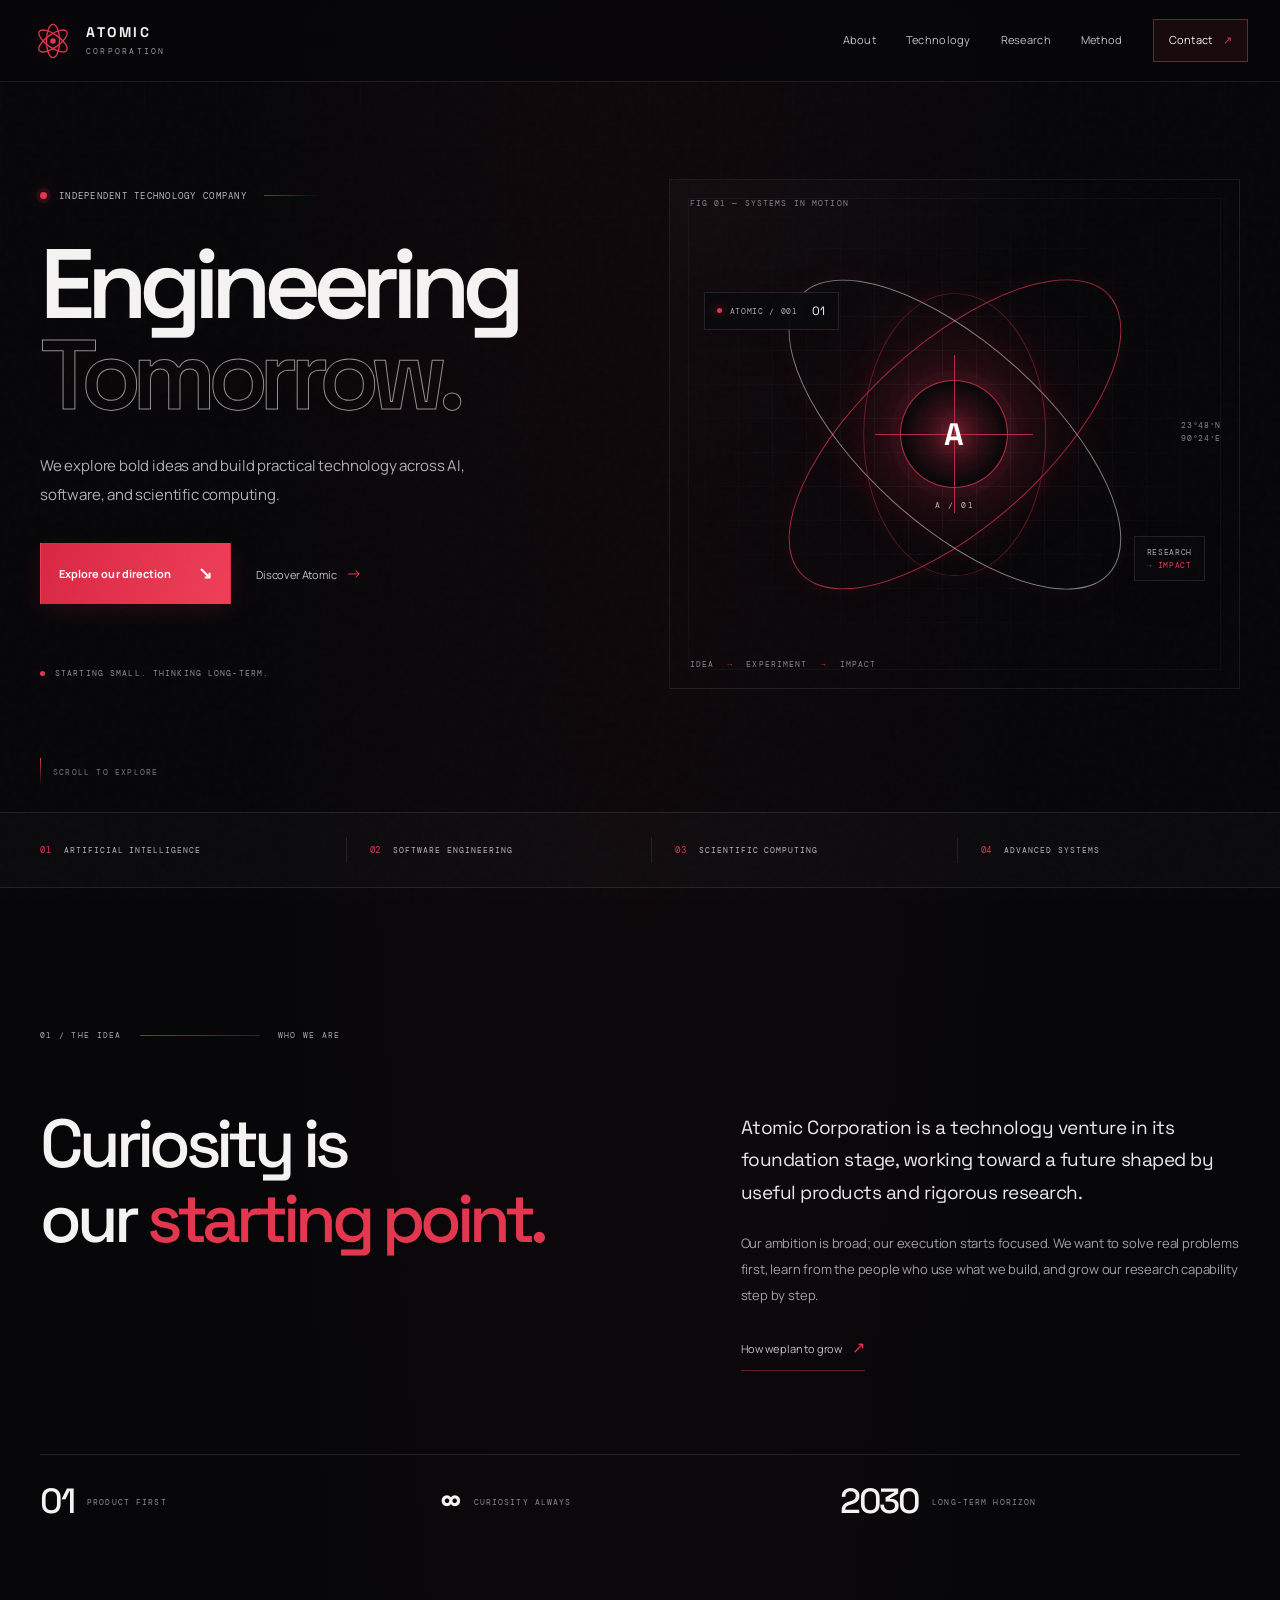
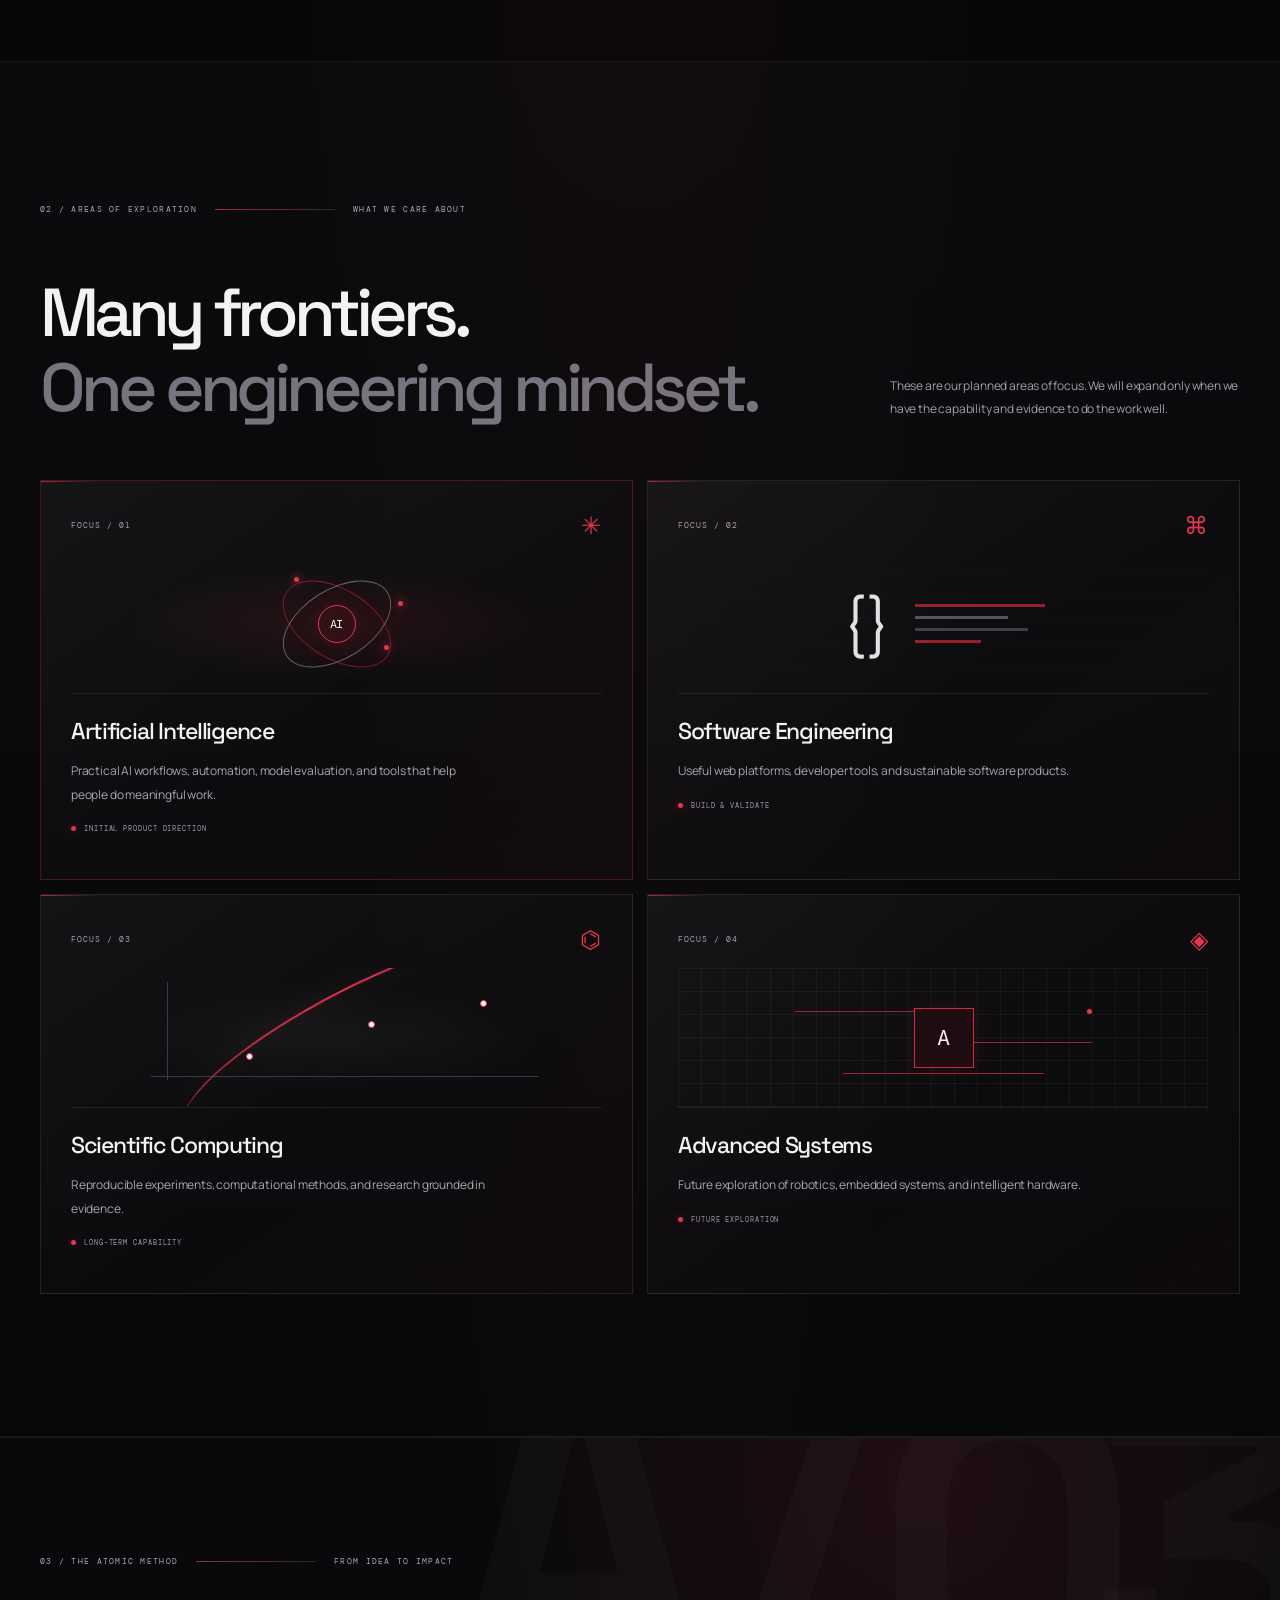
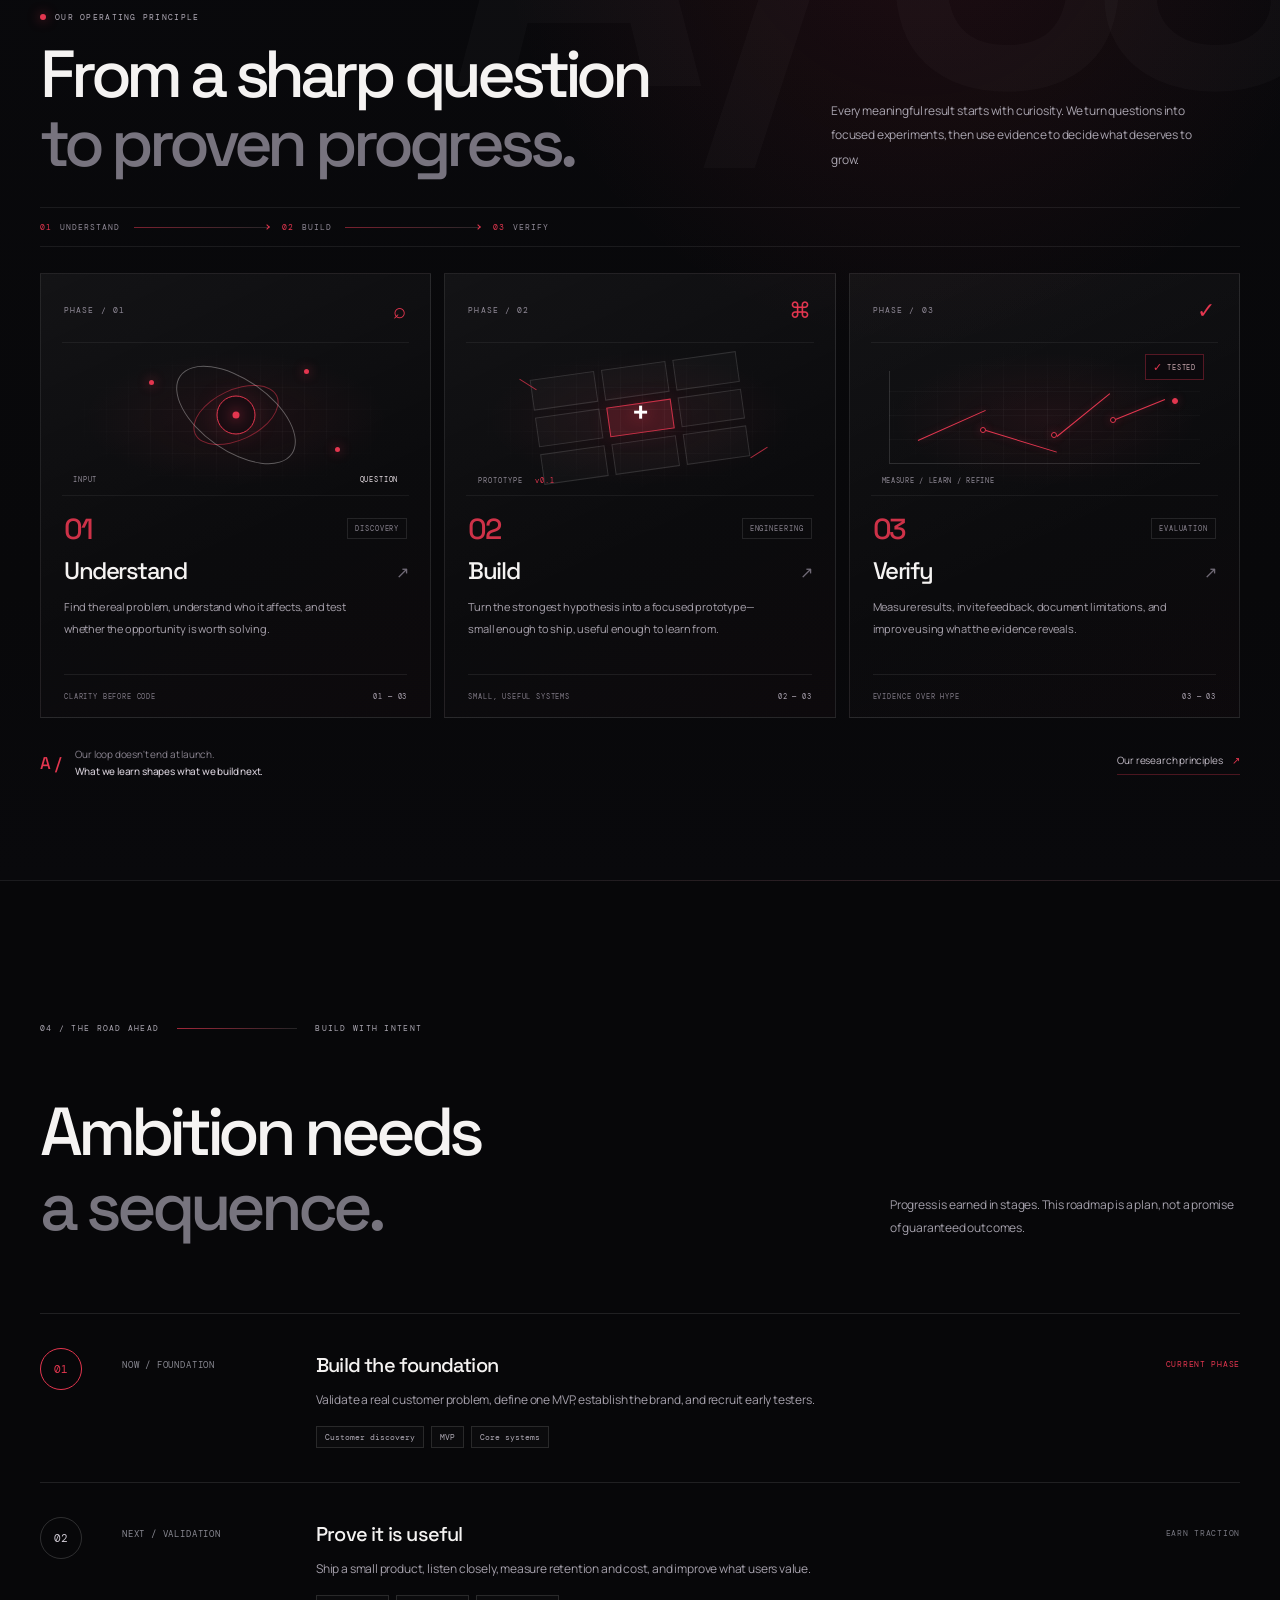
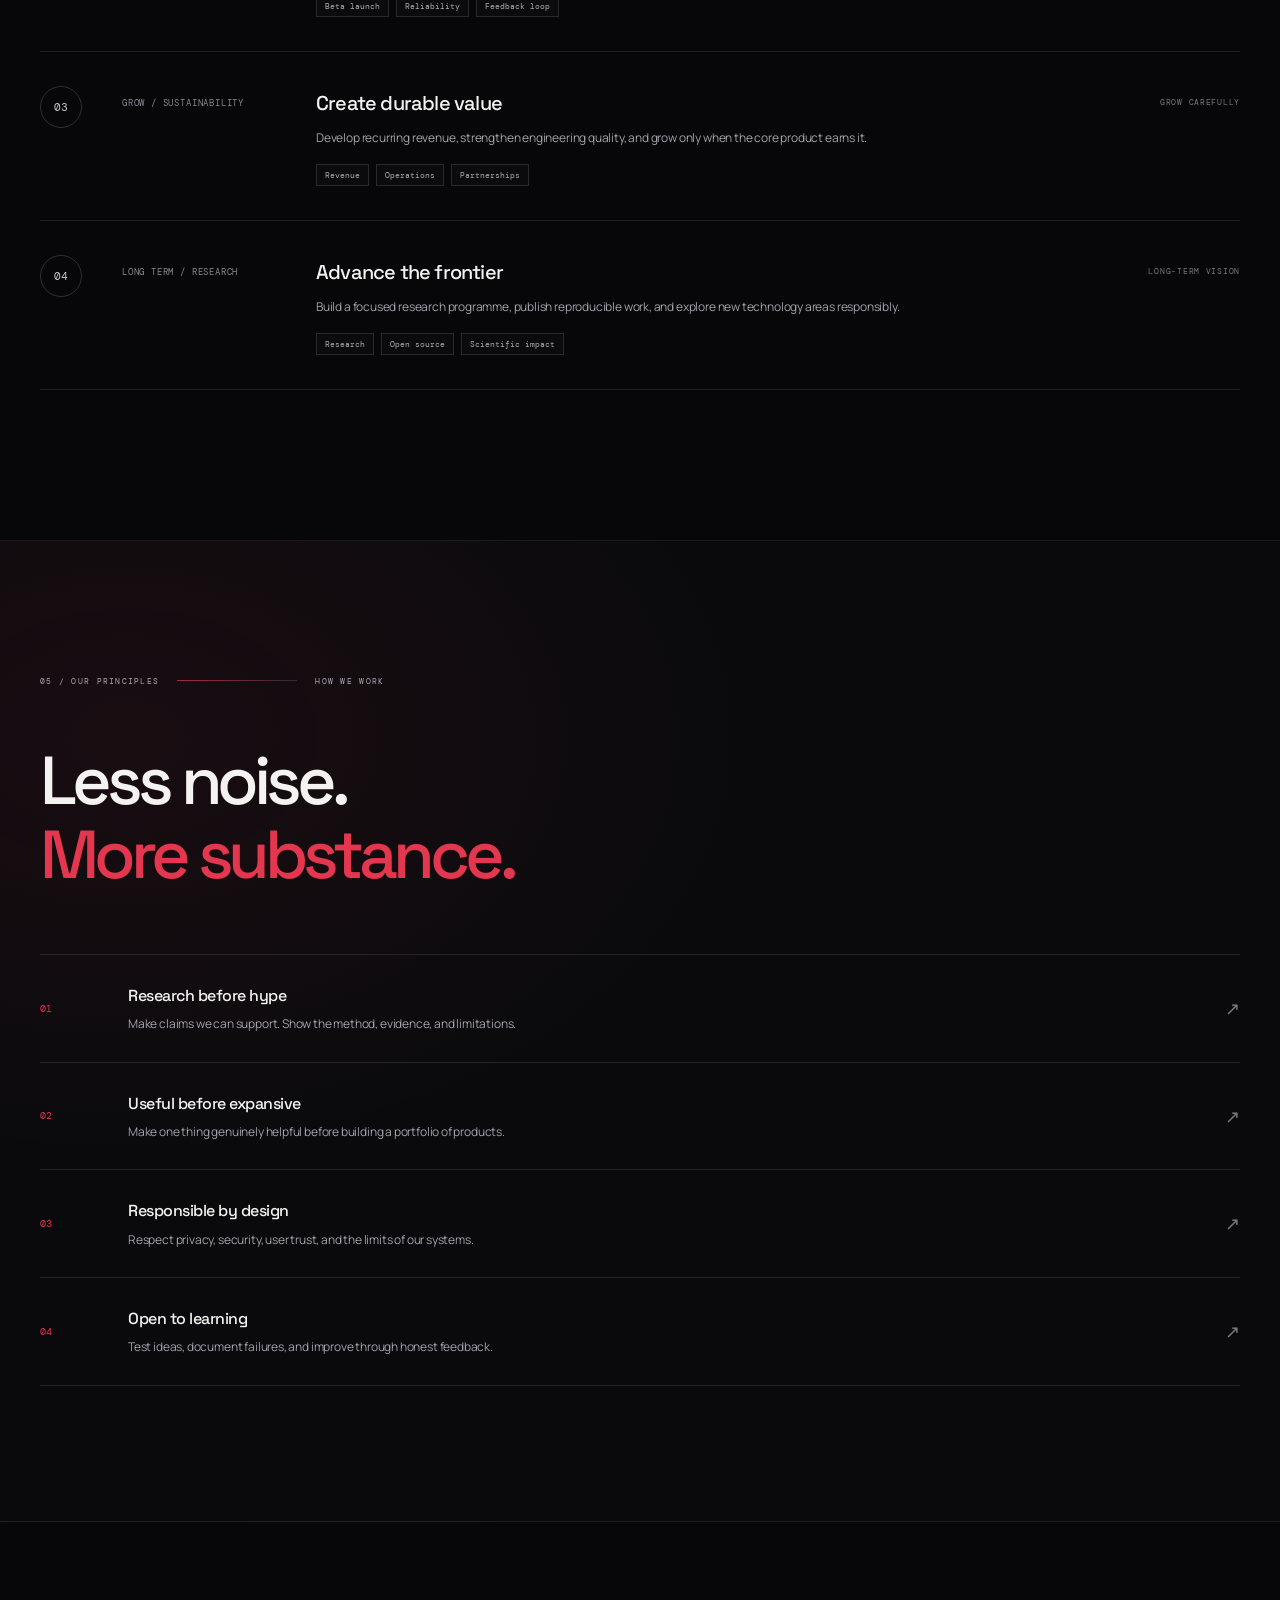
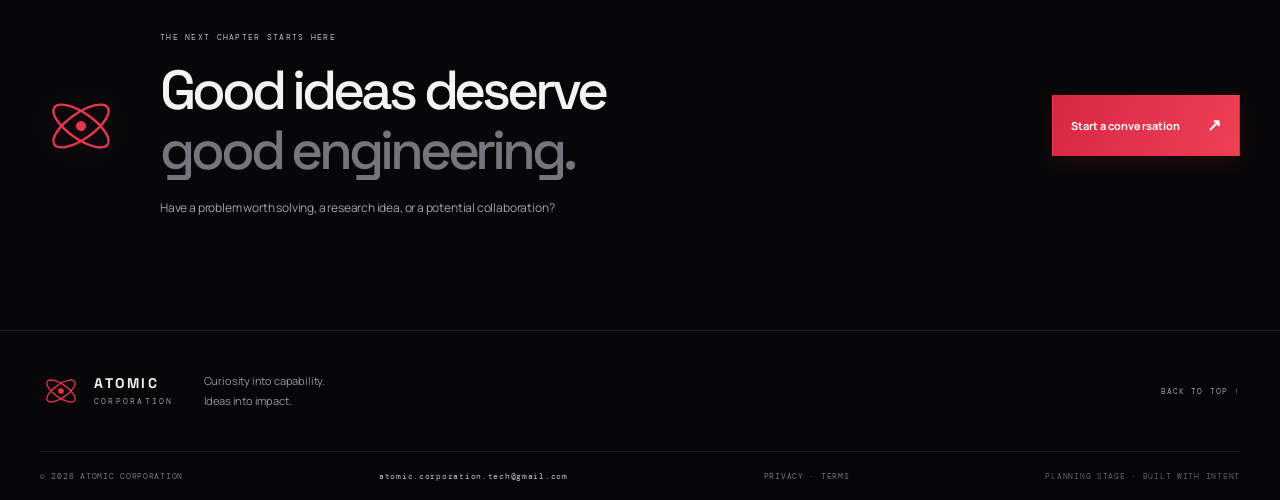
<file: index.html>
<!doctype html>
<html lang="en">
<head>
  <meta charset="utf-8">
  <meta name="viewport" content="width=device-width, initial-scale=1">
  <meta name="theme-color" content="#070709">
  <meta property="og:type" content="website">
  <meta property="og:title" content="Atomic Corporation — Engineering Tomorrow">
  <meta property="og:description" content="Useful technology. Rigorous engineering. Research with purpose.">
  <meta name="twitter:card" content="summary">
  <meta name="description" content="Atomic Corporation is an early-stage technology venture exploring AI, software engineering, and scientific computing. Engineering Tomorrow.">
  <title>Atomic Corporation — Engineering Tomorrow</title>
  <link rel="icon" href="assets/favicon.svg" type="image/svg+xml">
  <link rel="preconnect" href="https://fonts.googleapis.com">
  <link rel="preconnect" href="https://fonts.gstatic.com" crossorigin>
  <link href="https://fonts.googleapis.com/css2?family=DM+Mono:wght@400;500&family=Manrope:wght@400;500;600;700;800&family=Space+Grotesk:wght@400;500;600;700&display=swap" rel="stylesheet">
  <link rel="stylesheet" href="styles.css">
</head>
<body data-page="home">
  <div class="noise" aria-hidden="true"></div>
  <header class="site-header">
    <a class="brand" href="index.html" aria-label="Atomic Corporation home">
      <span class="brand-mark" aria-hidden="true"><svg viewBox="0 0 48 48"><circle cx="24" cy="24" r="3.2" fill="currentColor"/><ellipse cx="24" cy="24" rx="19" ry="7.5" transform="rotate(-35 24 24)" fill="none" stroke="currentColor" stroke-width="1.5"/><ellipse cx="24" cy="24" rx="19" ry="7.5" transform="rotate(35 24 24)" fill="none" stroke="currentColor" stroke-width="1.5"/><ellipse cx="24" cy="24" rx="19" ry="7.5" transform="rotate(90 24 24)" fill="none" stroke="currentColor" stroke-width="1.5"/></svg></span>
      <span class="brand-copy"><strong>ATOMIC</strong><small>CORPORATION</small></span>
    </a>
    <button class="menu-toggle" aria-label="Toggle navigation" aria-expanded="false" aria-controls="primary-nav"><span></span><span></span></button>
    <nav id="primary-nav" class="nav-links" aria-label="Main navigation">
      <a href="about.html">About</a><a href="products.html">Technology</a><a href="research.html">Research</a><a href="#atomic-method">Method</a><a href="contact.html" class="nav-cta">Contact <span aria-hidden="true">↗</span></a>
    </nav>
  </header>
  <main id="home">
    <section class="hero section-wrap">
      <div class="hero-copy reveal">
        <div class="eyebrow"><span class="pulse"></span> INDEPENDENT TECHNOLOGY COMPANY <span class="eyebrow-line"></span></div>
        <h1>Engineering<br><span class="outline-text">Tomorrow.</span></h1>
        <p class="hero-subtitle">We explore bold ideas and build practical technology across AI, software, and scientific computing.</p>
        <div class="hero-actions"><a class="button button-primary" href="products.html">Explore our direction <span>↘</span></a><a class="text-link" href="about.html">Discover Atomic <span>→</span></a></div>
        <div class="hero-footnote"><span class="footnote-dot"></span> STARTING SMALL. THINKING LONG-TERM.</div>
      </div>
      <div class="hero-art reveal" aria-label="Abstract atomic-orbit illustration">
        <div class="art-grid"></div><div class="orbit orbit-a"></div><div class="orbit orbit-b"></div><div class="orbit orbit-c"></div><div class="orbit-core"><span class="core-cross">A</span><span class="core-label">A / 01</span></div>
        <div class="orbit-caption orbit-caption-a"><span class="caption-dot"></span><span>ATOMIC / 001</span><strong>01</strong></div><div class="orbit-caption orbit-caption-b"><span>RESEARCH</span><b>→ IMPACT</b></div><span class="art-label label-top">FIG 01 — SYSTEMS IN MOTION</span><span class="art-label label-bottom">IDEA <i>→</i> EXPERIMENT <i>→</i> IMPACT</span><span class="art-coordinate">23°48′N<br>90°24′E</span>
      </div>
      <div class="hero-scroll"><span></span> SCROLL TO EXPLORE</div>
    </section>
    <section class="signal-strip" aria-label="Company focus"><div><span>01</span> ARTIFICIAL INTELLIGENCE</div><div><span>02</span> SOFTWARE ENGINEERING</div><div><span>03</span> SCIENTIFIC COMPUTING</div><div><span>04</span> ADVANCED SYSTEMS</div></section>
    <section id="about" class="section-wrap section about-section">
      <div class="section-kicker reveal"><span>01 / THE IDEA</span><span class="kicker-line"></span><span>WHO WE ARE</span></div>
      <div class="about-grid"><h2 class="reveal">Curiosity is<br>our <span class="accent">starting point.</span></h2><div class="about-copy reveal"><p class="lead">Atomic Corporation is a technology venture in its foundation stage, working toward a future shaped by useful products and rigorous research.</p><p>Our ambition is broad; our execution starts focused. We want to solve real problems first, learn from the people who use what we build, and grow our research capability step by step.</p><a class="inline-link" href="#roadmap">How we plan to grow <span>↗</span></a></div></div>
      <div class="metric-row reveal"><div><strong>01</strong><span>PRODUCT FIRST</span></div><div><strong>∞</strong><span>CURIOSITY ALWAYS</span></div><div><strong>2030</strong><span>LONG-TERM HORIZON</span></div></div>
    </section>
    <section id="technology" class="section technology-section"><div class="section-wrap">
      <div class="section-kicker reveal"><span>02 / AREAS OF EXPLORATION</span><span class="kicker-line"></span><span>WHAT WE CARE ABOUT</span></div>
      <div class="section-heading reveal"><h2>Many frontiers.<br><span class="muted">One engineering mindset.</span></h2><p>These are our planned areas of focus. We will expand only when we have the capability and evidence to do the work well.</p></div>
      <div class="focus-grid">
        <article class="focus-card focus-featured reveal"><div class="card-top"><span>FOCUS / 01</span><span class="card-icon">✳</span></div><div class="card-graphic graphic-ai"><span class="ai-ring ring-one"></span><span class="ai-ring ring-two"></span><span class="ai-core">AI</span><i class="node node-one"></i><i class="node node-two"></i><i class="node node-three"></i></div><h3>Artificial Intelligence</h3><p>Practical AI workflows, automation, model evaluation, and tools that help people do meaningful work.</p><span class="card-status"><i></i> INITIAL PRODUCT DIRECTION</span></article>
        <article class="focus-card reveal"><div class="card-top"><span>FOCUS / 02</span><span class="card-icon">⌘</span></div><div class="card-graphic graphic-code"><span class="code-bracket">{ }</span><span class="code-lines"><i></i><i></i><i></i><i></i></span></div><h3>Software Engineering</h3><p>Useful web platforms, developer tools, and sustainable software products.</p><span class="card-status"><i></i> BUILD & VALIDATE</span></article>
        <article class="focus-card reveal"><div class="card-top"><span>FOCUS / 03</span><span class="card-icon">⌬</span></div><div class="card-graphic graphic-research"><span class="research-axis axis-x"></span><span class="research-axis axis-y"></span><span class="research-curve"></span><i></i><i></i><i></i></div><h3>Scientific Computing</h3><p>Reproducible experiments, computational methods, and research grounded in evidence.</p><span class="card-status"><i></i> LONG-TERM CAPABILITY</span></article>
        <article class="focus-card reveal"><div class="card-top"><span>FOCUS / 04</span><span class="card-icon">◈</span></div><div class="card-graphic graphic-systems"><span class="chip">A</span><span class="chip-line cl-one"></span><span class="chip-line cl-two"></span><span class="chip-line cl-three"></span><span class="chip-dot"></span></div><h3>Advanced Systems</h3><p>Future exploration of robotics, embedded systems, and intelligent hardware.</p><span class="card-status"><i></i> FUTURE EXPLORATION</span></article>
      </div>
    </div></section>
        <section class="method-section" id="atomic-method">
      <div class="section-wrap">
        <div class="section-kicker reveal"><span>03 / THE ATOMIC METHOD</span><span class="kicker-line"></span><span>FROM IDEA TO IMPACT</span></div>
        <div class="method-heading reveal">
          <div>
            <span class="method-eyebrow"><i></i> OUR OPERATING PRINCIPLE</span>
            <h2>From a sharp question<br><span>to proven progress.</span></h2>
          </div>
          <p>Every meaningful result starts with curiosity. We turn questions into focused experiments, then use evidence to decide what deserves to grow.</p>
        </div>
        <div class="method-track reveal" aria-label="Understand, build, verify workflow">
          <span><b>01</b> UNDERSTAND</span><i></i><span><b>02</b> BUILD</span><i></i><span><b>03</b> VERIFY</span>
        </div>
        <div class="method-grid">
          <article class="method-card method-understand reveal">
            <div class="method-meta"><span>PHASE / 01</span><span class="method-glyph">⌕</span></div>
            <div class="method-visual visual-understand" aria-hidden="true">
              <div class="signal-orbit orbit-small"></div><div class="signal-orbit orbit-wide"></div>
              <div class="signal-core"><span></span></div>
              <i class="signal-node node-a"></i><i class="signal-node node-b"></i><i class="signal-node node-c"></i>
              <div class="visual-caption"><span>INPUT</span><b>QUESTION</b></div>
            </div>
            <div class="method-title-row"><div class="method-number">01</div><span class="method-status">DISCOVERY</span></div>
            <h3>Understand<span class="method-step-arrow">↗</span></h3>
            <p>Find the real problem, understand who it affects, and test whether the opportunity is worth solving.</p>
            <div class="method-bottom"><span>CLARITY BEFORE CODE</span><i>01 — 03</i></div>
          </article>
          <article class="method-card method-build reveal">
            <div class="method-meta"><span>PHASE / 02</span><span class="method-glyph">⌘</span></div>
            <div class="method-visual visual-build" aria-hidden="true">
              <div class="build-grid"><i></i><i></i><i></i><i></i><i></i><i></i><i></i><i></i><i></i></div>
              <div class="build-cross">+</div><div class="build-label">PROTOTYPE <span>v0.1</span></div>
              <span class="build-wire wire-one"></span><span class="build-wire wire-two"></span>
            </div>
            <div class="method-title-row"><div class="method-number">02</div><span class="method-status">ENGINEERING</span></div>
            <h3>Build<span class="method-step-arrow">↗</span></h3>
            <p>Turn the strongest hypothesis into a focused prototype—small enough to ship, useful enough to learn from.</p>
            <div class="method-bottom"><span>SMALL, USEFUL SYSTEMS</span><i>02 — 03</i></div>
          </article>
          <article class="method-card method-verify reveal">
            <div class="method-meta"><span>PHASE / 03</span><span class="method-glyph">✓</span></div>
            <div class="method-visual visual-verify" aria-hidden="true">
              <div class="verify-chart"><span class="chart-line line-one"></span><span class="chart-line line-two"></span><span class="chart-line line-three"></span><span class="chart-line line-four"></span><span class="chart-point point-one"></span><span class="chart-point point-two"></span><span class="chart-point point-three"></span><span class="chart-point point-four"></span></div>
              <div class="verify-stamp"><span>✓</span><b>TESTED</b></div>
              <div class="verify-caption">MEASURE / LEARN / REFINE</div>
            </div>
            <div class="method-title-row"><div class="method-number">03</div><span class="method-status">EVALUATION</span></div>
            <h3>Verify<span class="method-step-arrow">↗</span></h3>
            <p>Measure results, invite feedback, document limitations, and improve using what the evidence reveals.</p>
            <div class="method-bottom"><span>EVIDENCE OVER HYPE</span><i>03 — 03</i></div>
          </article>
        </div>
        <div class="method-footer reveal"><span class="method-footer-mark">A /</span><p>Our loop doesn't end at launch.<br><strong>What we learn shapes what we build next.</strong></p><a href="research.html">Our research principles <span>↗</span></a></div>
      </div>
    </section>
    <section id="roadmap" class="section-wrap section roadmap-section">
      <div class="section-kicker reveal"><span>04 / THE ROAD AHEAD</span><span class="kicker-line"></span><span>BUILD WITH INTENT</span></div>
      <div class="section-heading reveal"><h2>Ambition needs<br><span class="muted">a sequence.</span></h2><p>Progress is earned in stages. This roadmap is a plan, not a promise of guaranteed outcomes.</p></div>
      <div class="timeline"><article class="timeline-item reveal"><div class="timeline-marker">01</div><div class="timeline-date">NOW / FOUNDATION</div><div class="timeline-body"><h3>Build the foundation</h3><p>Validate a real customer problem, define one MVP, establish the brand, and recruit early testers.</p><div class="timeline-tags"><span>Customer discovery</span><span>MVP</span><span>Core systems</span></div></div><span class="timeline-state">CURRENT PHASE</span></article>
        <article class="timeline-item reveal"><div class="timeline-marker">02</div><div class="timeline-date">NEXT / VALIDATION</div><div class="timeline-body"><h3>Prove it is useful</h3><p>Ship a small product, listen closely, measure retention and cost, and improve what users value.</p><div class="timeline-tags"><span>Beta launch</span><span>Reliability</span><span>Feedback loop</span></div></div><span class="timeline-state">EARN TRACTION</span></article>
        <article class="timeline-item reveal"><div class="timeline-marker">03</div><div class="timeline-date">GROW / SUSTAINABILITY</div><div class="timeline-body"><h3>Create durable value</h3><p>Develop recurring revenue, strengthen engineering quality, and grow only when the core product earns it.</p><div class="timeline-tags"><span>Revenue</span><span>Operations</span><span>Partnerships</span></div></div><span class="timeline-state">GROW CAREFULLY</span></article>
        <article class="timeline-item reveal"><div class="timeline-marker">04</div><div class="timeline-date">LONG TERM / RESEARCH</div><div class="timeline-body"><h3>Advance the frontier</h3><p>Build a focused research programme, publish reproducible work, and explore new technology areas responsibly.</p><div class="timeline-tags"><span>Research</span><span>Open source</span><span>Scientific impact</span></div></div><span class="timeline-state">LONG-TERM VISION</span></article></div>
    </section>
    <section id="principles" class="principles-section"><div class="section-wrap principles-inner">
      <div class="section-kicker reveal"><span>05 / OUR PRINCIPLES</span><span class="kicker-line"></span><span>HOW WE WORK</span></div>
      <h2 class="reveal">Less noise.<br><span class="accent">More substance.</span></h2>
      <div class="principle-list"><article class="principle reveal"><span>01</span><div><h3>Research before hype</h3><p>Make claims we can support. Show the method, evidence, and limitations.</p></div><span class="principle-symbol">↗</span></article><article class="principle reveal"><span>02</span><div><h3>Useful before expansive</h3><p>Make one thing genuinely helpful before building a portfolio of products.</p></div><span class="principle-symbol">↗</span></article><article class="principle reveal"><span>03</span><div><h3>Responsible by design</h3><p>Respect privacy, security, user trust, and the limits of our systems.</p></div><span class="principle-symbol">↗</span></article><article class="principle reveal"><span>04</span><div><h3>Open to learning</h3><p>Test ideas, document failures, and improve through honest feedback.</p></div><span class="principle-symbol">↗</span></article></div>
    </div></section>
    <section class="closing-cta section-wrap reveal"><div class="cta-mark"><svg viewBox="0 0 48 48" aria-hidden="true"><circle cx="24" cy="24" r="3" fill="currentColor"/><ellipse cx="24" cy="24" rx="19" ry="7.5" transform="rotate(-35 24 24)" fill="none" stroke="currentColor" stroke-width="1.4"/><ellipse cx="24" cy="24" rx="19" ry="7.5" transform="rotate(35 24 24)" fill="none" stroke="currentColor" stroke-width="1.4"/></svg></div><div><span class="eyebrow">THE NEXT CHAPTER STARTS HERE</span><h2>Good ideas deserve<br><span class="muted">good engineering.</span></h2><p>Have a problem worth solving, a research idea, or a potential collaboration?</p></div><a class="button button-primary" href="contact.html">Start a conversation <span>↗</span></a></section>
  </main>
  <footer class="site-footer"><div class="section-wrap footer-main"><a class="brand" href="#home"><span class="brand-mark"><svg viewBox="0 0 48 48"><circle cx="24" cy="24" r="3.2" fill="currentColor"/><ellipse cx="24" cy="24" rx="19" ry="7.5" transform="rotate(-35 24 24)" fill="none" stroke="currentColor" stroke-width="1.5"/><ellipse cx="24" cy="24" rx="19" ry="7.5" transform="rotate(35 24 24)" fill="none" stroke="currentColor" stroke-width="1.5"/></svg></span><span class="brand-copy"><strong>ATOMIC</strong><small>CORPORATION</small></span></a><p>Curiosity into capability.<br>Ideas into impact.</p><a class="footer-top" href="index.html">BACK TO TOP ↑</a></div><div class="section-wrap footer-bottom"><span>© <span id="year"></span> ATOMIC CORPORATION</span><span><a class="footer-email" href="mailto:atomic.corporation.tech@gmail.com">atomic.corporation.tech@gmail.com</a></span><span><a href="privacy.html">PRIVACY</a> · <a href="terms.html">TERMS</a></span><span class="footer-note">PLANNING STAGE · BUILT WITH INTENT</span></div></footer>
  <script src="app.js" defer></script>
</body>
</html>
</file>
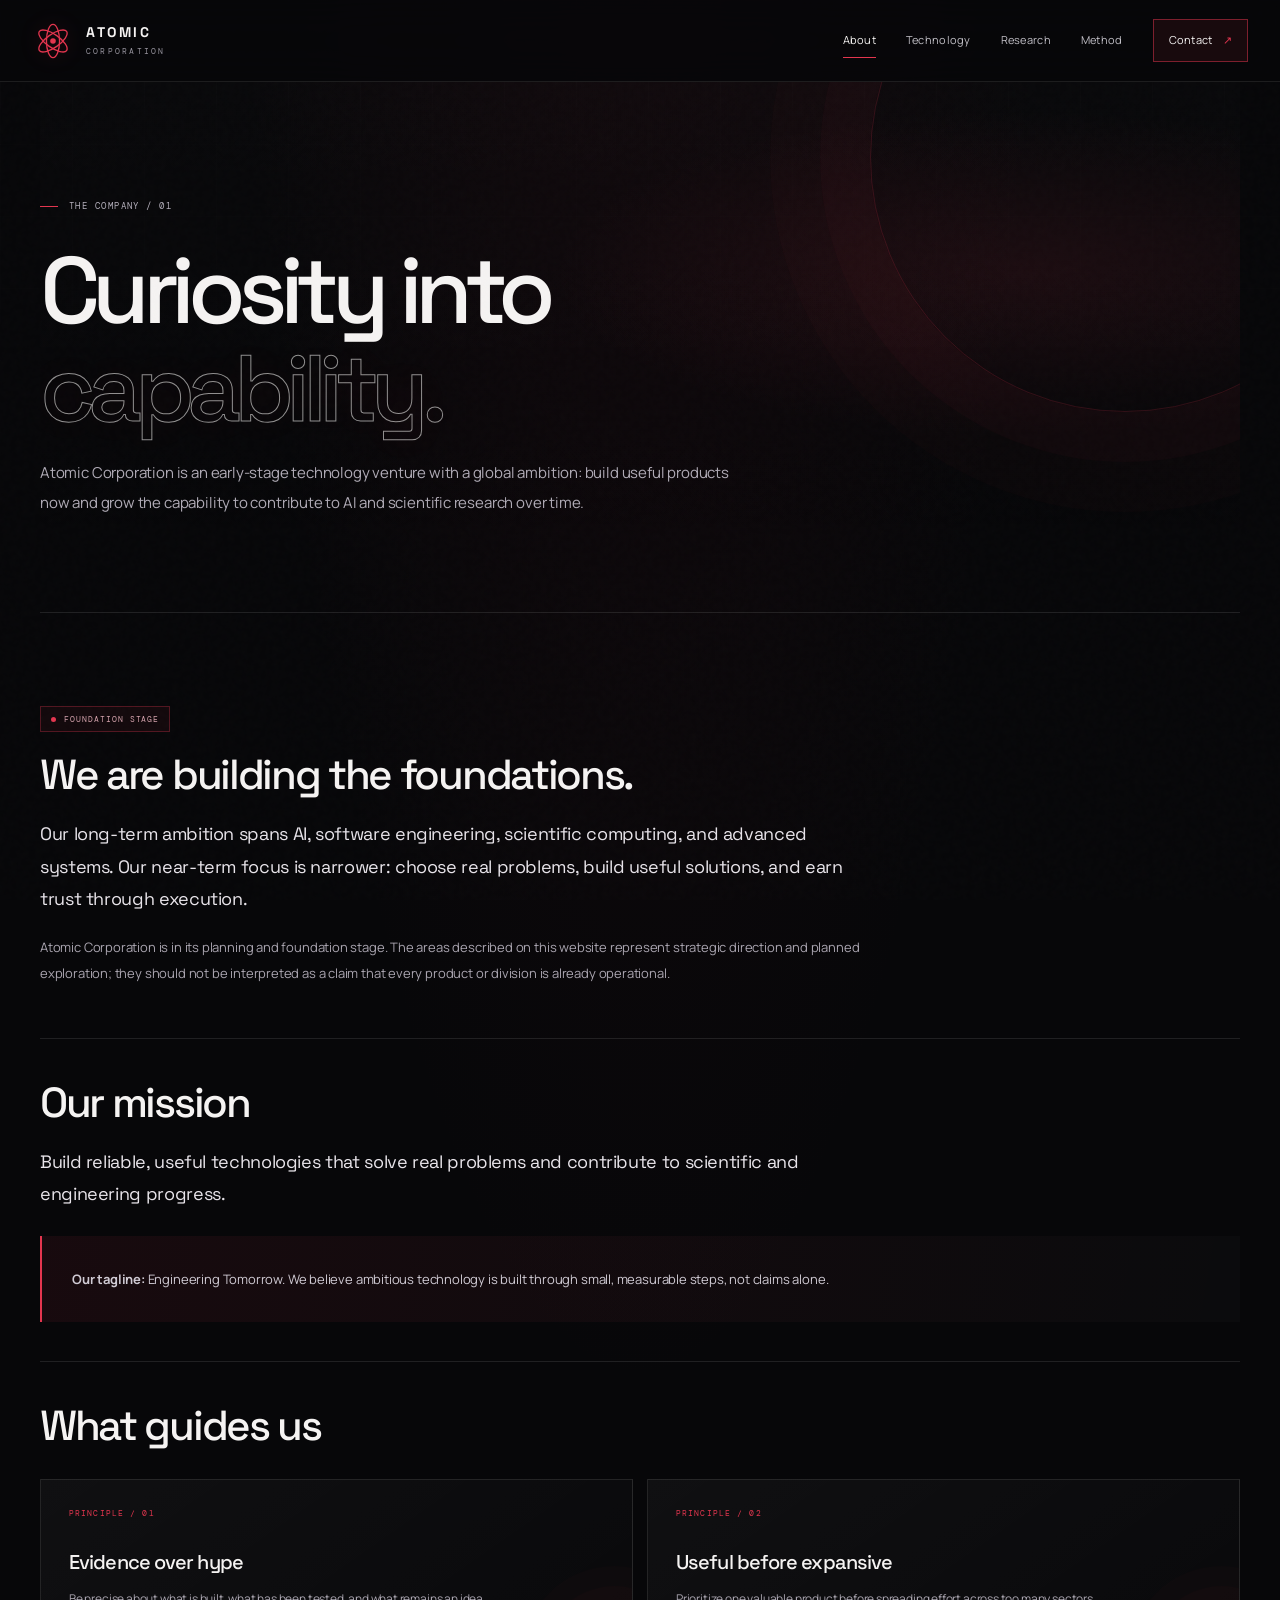
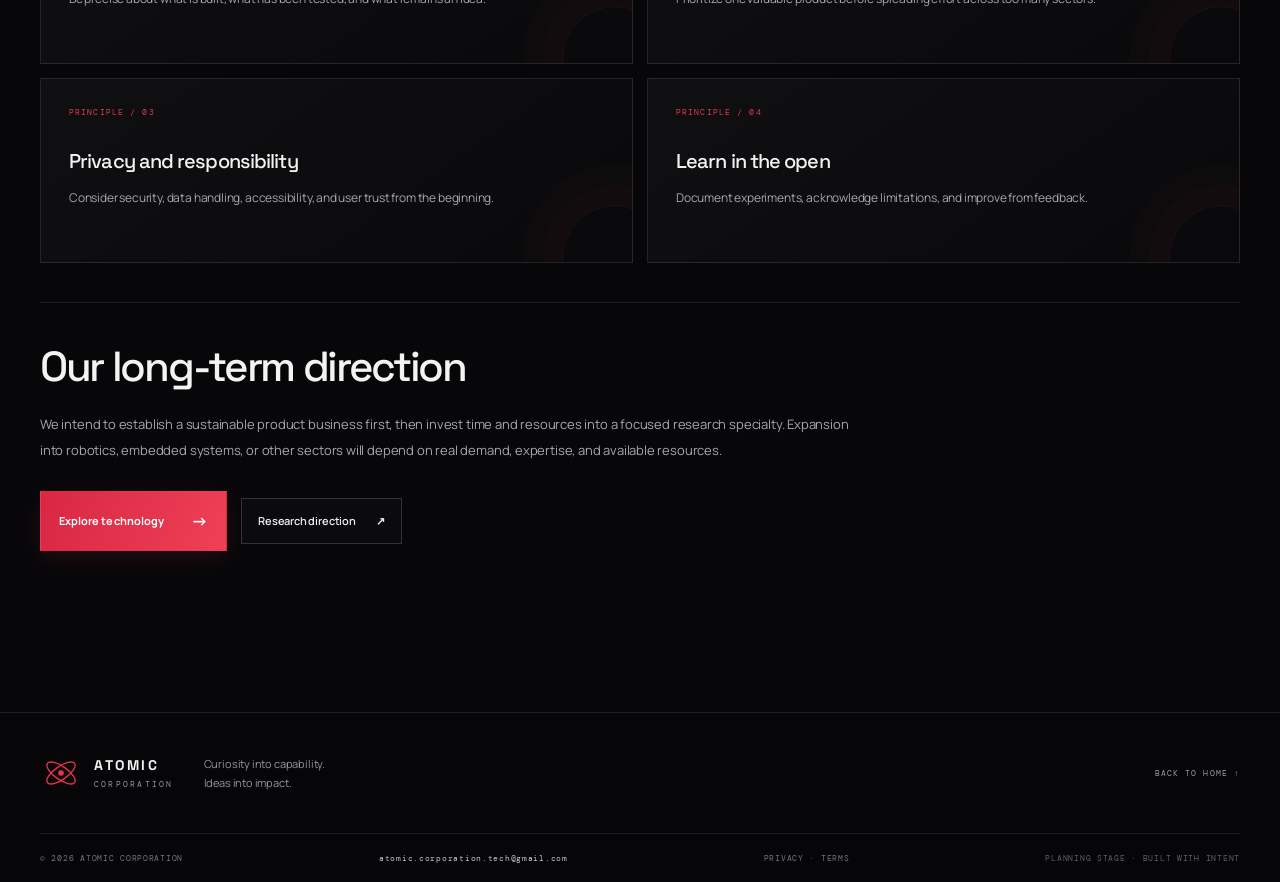
<file: about.html>
<!doctype html>
<html lang="en">
<head>
  <meta charset="utf-8">
  <meta name="viewport" content="width=device-width, initial-scale=1">
  <meta name="theme-color" content="#070709">
  <meta name="description" content="Learn about Atomic Corporation's mission, values, and long-term technology ambitions.">
  <meta property="og:type" content="website">
  <meta property="og:title" content="About Atomic Corporation — Engineering Tomorrow">
  <meta property="og:description" content="Learn about Atomic Corporation's mission, values, and long-term technology ambitions.">
  <title>About Atomic Corporation — Engineering Tomorrow</title>
  <link rel="icon" href="assets/favicon.svg" type="image/svg+xml">
  <link rel="preconnect" href="https://fonts.googleapis.com">
  <link rel="preconnect" href="https://fonts.gstatic.com" crossorigin>
  <link href="https://fonts.googleapis.com/css2?family=DM+Mono:wght@400;500&family=Manrope:wght@400;500;600;700;800&family=Space+Grotesk:wght@400;500;600;700&display=swap" rel="stylesheet">
  <link rel="stylesheet" href="styles.css">
</head>
<body data-page="about">
  <div class="noise" aria-hidden="true"></div>
  
<header class="site-header">
  <a class="brand" href="index.html" aria-label="Atomic Corporation home">
    <span class="brand-mark" aria-hidden="true"><svg viewBox="0 0 48 48"><circle cx="24" cy="24" r="3.2" fill="currentColor"/><ellipse cx="24" cy="24" rx="19" ry="7.5" transform="rotate(-35 24 24)" fill="none" stroke="currentColor" stroke-width="1.5"/><ellipse cx="24" cy="24" rx="19" ry="7.5" transform="rotate(35 24 24)" fill="none" stroke="currentColor" stroke-width="1.5"/><ellipse cx="24" cy="24" rx="19" ry="7.5" transform="rotate(90 24 24)" fill="none" stroke="currentColor" stroke-width="1.5"/></svg></span>
    <span class="brand-copy"><strong>ATOMIC</strong><small>CORPORATION</small></span>
  </a>
  <button class="menu-toggle" aria-label="Toggle navigation" aria-expanded="false" aria-controls="primary-nav"><span></span><span></span></button>
  <nav id="primary-nav" class="nav-links" aria-label="Main navigation">
    <a href="about.html">About</a><a href="products.html">Technology</a><a href="research.html">Research</a><a href="index.html#atomic-method">Method</a><a href="contact.html" class="nav-cta">Contact <span aria-hidden="true">↗</span></a>
  </nav>
</header>
  <main>
    
<section class="page-hero section-wrap">
  <div class="page-eyebrow">THE COMPANY / 01</div>
  <h1>Curiosity into<br><span class="outline-text">capability.</span></h1>
  <p class="page-intro">Atomic Corporation is an early-stage technology venture with a global ambition: build useful products now and grow the capability to contribute to AI and scientific research over time.</p>
</section>
<div class="section-wrap page-body">
  <section class="page-section">
    <div class="status-label">FOUNDATION STAGE</div>
    <h2>We are building the foundations.</h2>
    <p class="lead">Our long-term ambition spans AI, software engineering, scientific computing, and advanced systems. Our near-term focus is narrower: choose real problems, build useful solutions, and earn trust through execution.</p>
    <p>Atomic Corporation is in its planning and foundation stage. The areas described on this website represent strategic direction and planned exploration; they should not be interpreted as a claim that every product or division is already operational.</p>
  </section>
  <section class="page-section">
    <h2>Our mission</h2>
    <p class="lead">Build reliable, useful technologies that solve real problems and contribute to scientific and engineering progress.</p>
    <div class="page-callout"><p><strong>Our tagline:</strong> Engineering Tomorrow. We believe ambitious technology is built through small, measurable steps, not claims alone.</p></div>
  </section>
  <section class="page-section">
    <h2>What guides us</h2>
    <div class="page-content-grid">
      <article class="info-card"><span class="card-index">PRINCIPLE / 01</span><h3>Evidence over hype</h3><p>Be precise about what is built, what has been tested, and what remains an idea.</p></article>
      <article class="info-card"><span class="card-index">PRINCIPLE / 02</span><h3>Useful before expansive</h3><p>Prioritize one valuable product before spreading effort across too many sectors.</p></article>
      <article class="info-card"><span class="card-index">PRINCIPLE / 03</span><h3>Privacy and responsibility</h3><p>Consider security, data handling, accessibility, and user trust from the beginning.</p></article>
      <article class="info-card"><span class="card-index">PRINCIPLE / 04</span><h3>Learn in the open</h3><p>Document experiments, acknowledge limitations, and improve from feedback.</p></article>
    </div>
  </section>
  <section class="page-section">
    <h2>Our long-term direction</h2>
    <p>We intend to establish a sustainable product business first, then invest time and resources into a focused research specialty. Expansion into robotics, embedded systems, or other sectors will depend on real demand, expertise, and available resources.</p>
    <div class="page-actions"><a class="button button-primary" href="products.html">Explore technology <span>→</span></a><a class="secondary-button" href="research.html">Research direction <span>↗</span></a></div>
  </section>
</div>
  </main>
  
<footer class="site-footer">
  <div class="section-wrap footer-main">
    <a class="brand" href="index.html" aria-label="Atomic Corporation home"><span class="brand-mark"><svg viewBox="0 0 48 48"><circle cx="24" cy="24" r="3.2" fill="currentColor"/><ellipse cx="24" cy="24" rx="19" ry="7.5" transform="rotate(-35 24 24)" fill="none" stroke="currentColor" stroke-width="1.5"/><ellipse cx="24" cy="24" rx="19" ry="7.5" transform="rotate(35 24 24)" fill="none" stroke="currentColor" stroke-width="1.5"/></svg></span><span class="brand-copy"><strong>ATOMIC</strong><small>CORPORATION</small></span></a>
    <p>Curiosity into capability.<br>Ideas into impact.</p>
    <a class="footer-top" href="index.html">BACK TO HOME ↑</a>
  </div>
  <div class="section-wrap footer-bottom"><span>© <span id="year"></span> ATOMIC CORPORATION</span><span><a class="footer-email" href="mailto:atomic.corporation.tech@gmail.com">atomic.corporation.tech@gmail.com</a></span><span><a href="privacy.html">PRIVACY</a> · <a href="terms.html">TERMS</a></span><span class="footer-note">PLANNING STAGE · BUILT WITH INTENT</span></div>
</footer>
  <script src="app.js" defer></script>
</body>
</html>
</file>
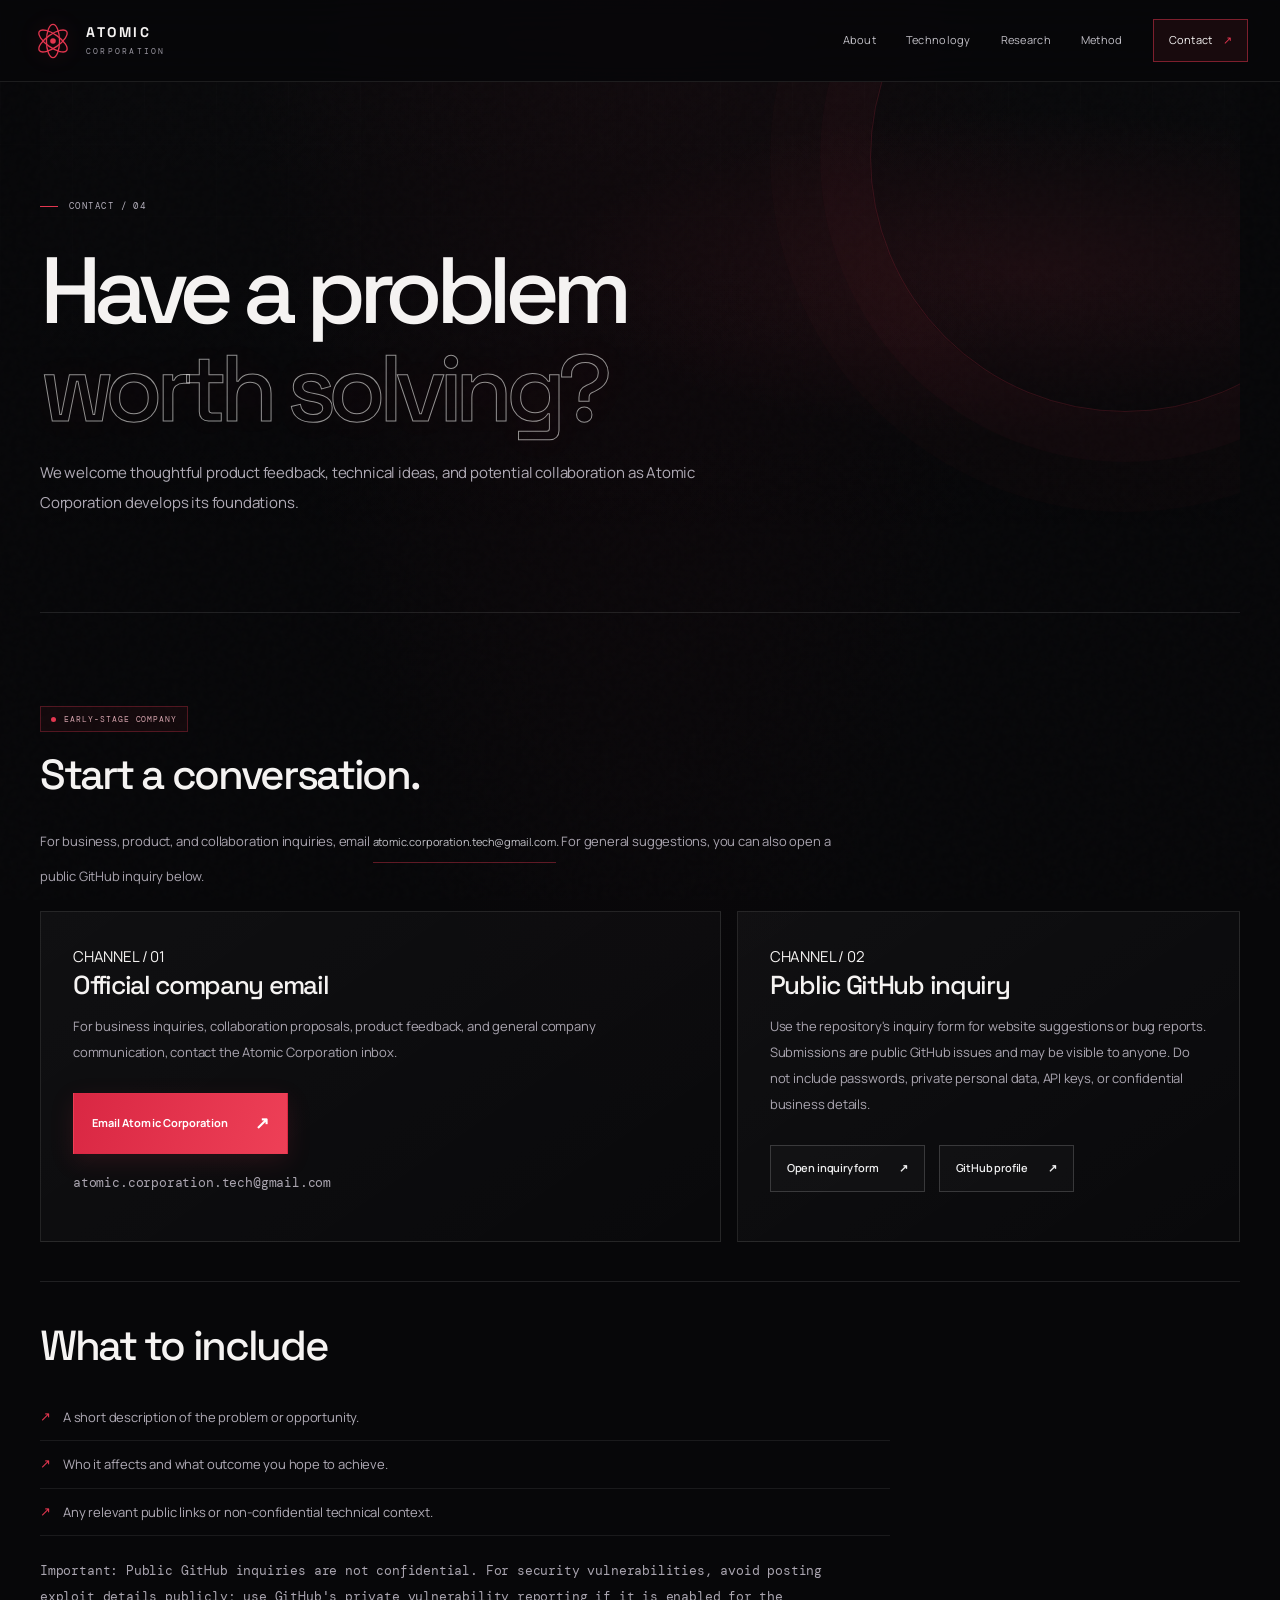
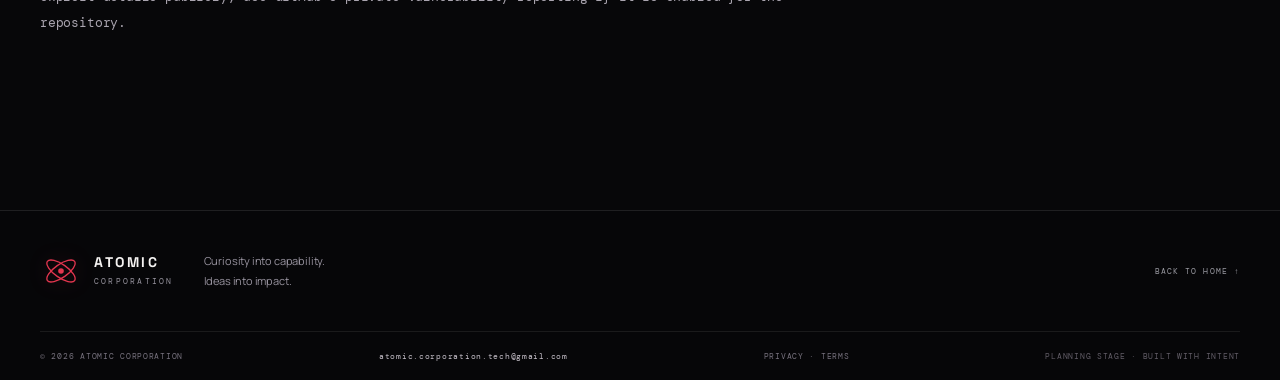
<file: contact.html>
<!doctype html>
<html lang="en">
<head>
  <meta charset="utf-8">
  <meta name="viewport" content="width=device-width, initial-scale=1">
  <meta name="theme-color" content="#070709">
  <meta name="description" content="Contact Atomic Corporation about potential collaboration, product feedback, and research ideas.">
  <meta property="og:type" content="website">
  <meta property="og:title" content="Contact Atomic Corporation — Collaboration & Inquiries">
  <meta property="og:description" content="Contact Atomic Corporation about potential collaboration, product feedback, and research ideas.">
  <title>Contact Atomic Corporation — Collaboration & Inquiries</title>
  <link rel="icon" href="assets/favicon.svg" type="image/svg+xml">
  <link rel="preconnect" href="https://fonts.googleapis.com">
  <link rel="preconnect" href="https://fonts.gstatic.com" crossorigin>
  <link href="https://fonts.googleapis.com/css2?family=DM+Mono:wght@400;500&family=Manrope:wght@400;500;600;700;800&family=Space+Grotesk:wght@400;500;600;700&display=swap" rel="stylesheet">
  <link rel="stylesheet" href="styles.css">
</head>
<body data-page="contact">
  <div class="noise" aria-hidden="true"></div>
  
<header class="site-header">
  <a class="brand" href="index.html" aria-label="Atomic Corporation home">
    <span class="brand-mark" aria-hidden="true"><svg viewBox="0 0 48 48"><circle cx="24" cy="24" r="3.2" fill="currentColor"/><ellipse cx="24" cy="24" rx="19" ry="7.5" transform="rotate(-35 24 24)" fill="none" stroke="currentColor" stroke-width="1.5"/><ellipse cx="24" cy="24" rx="19" ry="7.5" transform="rotate(35 24 24)" fill="none" stroke="currentColor" stroke-width="1.5"/><ellipse cx="24" cy="24" rx="19" ry="7.5" transform="rotate(90 24 24)" fill="none" stroke="currentColor" stroke-width="1.5"/></svg></span>
    <span class="brand-copy"><strong>ATOMIC</strong><small>CORPORATION</small></span>
  </a>
  <button class="menu-toggle" aria-label="Toggle navigation" aria-expanded="false" aria-controls="primary-nav"><span></span><span></span></button>
  <nav id="primary-nav" class="nav-links" aria-label="Main navigation">
    <a href="about.html">About</a><a href="products.html">Technology</a><a href="research.html">Research</a><a href="index.html#atomic-method">Method</a><a href="contact.html" class="nav-cta">Contact <span aria-hidden="true">↗</span></a>
  </nav>
</header>
  <main>
    
<section class="page-hero section-wrap">
  <div class="page-eyebrow">CONTACT / 04</div>
  <h1>Have a problem<br><span class="outline-text">worth solving?</span></h1>
  <p class="page-intro">We welcome thoughtful product feedback, technical ideas, and potential collaboration as Atomic Corporation develops its foundations.</p>
</section>
<div class="section-wrap page-body">
  <section class="page-section">
    <div class="status-label">EARLY-STAGE COMPANY</div>
    <h2>Start a conversation.</h2>
    <p>For business, product, and collaboration inquiries, email <a class="inline-link" href="mailto:atomic.corporation.tech@gmail.com">atomic.corporation.tech@gmail.com</a>. For general suggestions, you can also open a public GitHub inquiry below.</p>
    <div class="contact-grid">
      <article class="contact-panel">
        <span class="card-index">CHANNEL / 01</span>
        <h2>Official company email</h2>
        <p>For business inquiries, collaboration proposals, product feedback, and general company communication, contact the Atomic Corporation inbox.</p>
        <div class="page-actions"><a class="button button-primary" href="mailto:atomic.corporation.tech@gmail.com?subject=Atomic%20Corporation%20Inquiry">Email Atomic Corporation <span>↗</span></a></div>
        <p class="contact-note" style="margin-top:16px">atomic.corporation.tech@gmail.com</p>
      </article>
      <article class="contact-panel">
        <span class="card-index">CHANNEL / 02</span>
        <h2>Public GitHub inquiry</h2>
        <p>Use the repository's inquiry form for website suggestions or bug reports. Submissions are public GitHub issues and may be visible to anyone. Do not include passwords, private personal data, API keys, or confidential business details.</p>
        <div class="page-actions"><a class="secondary-button" href="https://github.com/iammdtanvirrahman/atomic-corporation-/issues/new?template=contact.yml" target="_blank" rel="noopener noreferrer">Open inquiry form <span>↗</span></a><a class="secondary-button" href="https://github.com/iammdtanvirrahman" target="_blank" rel="noopener noreferrer">GitHub profile <span>↗</span></a></div>
      </article>
    </div>
  </section>
  <section class="page-section">
    <h2>What to include</h2>
    <ul class="check-list">
      <li>A short description of the problem or opportunity.</li>
      <li>Who it affects and what outcome you hope to achieve.</li>
      <li>Any relevant public links or non-confidential technical context.</li>
    </ul>
    <p class="contact-note" style="margin-top:22px">Important: Public GitHub inquiries are not confidential. For security vulnerabilities, avoid posting exploit details publicly; use GitHub's private vulnerability reporting if it is enabled for the repository.</p>
  </section>
</div>
  </main>
  
<footer class="site-footer">
  <div class="section-wrap footer-main">
    <a class="brand" href="index.html" aria-label="Atomic Corporation home"><span class="brand-mark"><svg viewBox="0 0 48 48"><circle cx="24" cy="24" r="3.2" fill="currentColor"/><ellipse cx="24" cy="24" rx="19" ry="7.5" transform="rotate(-35 24 24)" fill="none" stroke="currentColor" stroke-width="1.5"/><ellipse cx="24" cy="24" rx="19" ry="7.5" transform="rotate(35 24 24)" fill="none" stroke="currentColor" stroke-width="1.5"/></svg></span><span class="brand-copy"><strong>ATOMIC</strong><small>CORPORATION</small></span></a>
    <p>Curiosity into capability.<br>Ideas into impact.</p>
    <a class="footer-top" href="index.html">BACK TO HOME ↑</a>
  </div>
  <div class="section-wrap footer-bottom"><span>© <span id="year"></span> ATOMIC CORPORATION</span><span><a class="footer-email" href="mailto:atomic.corporation.tech@gmail.com">atomic.corporation.tech@gmail.com</a></span><span><a href="privacy.html">PRIVACY</a> · <a href="terms.html">TERMS</a></span><span class="footer-note">PLANNING STAGE · BUILT WITH INTENT</span></div>
</footer>
  <script src="app.js" defer></script>
</body>
</html>
</file>
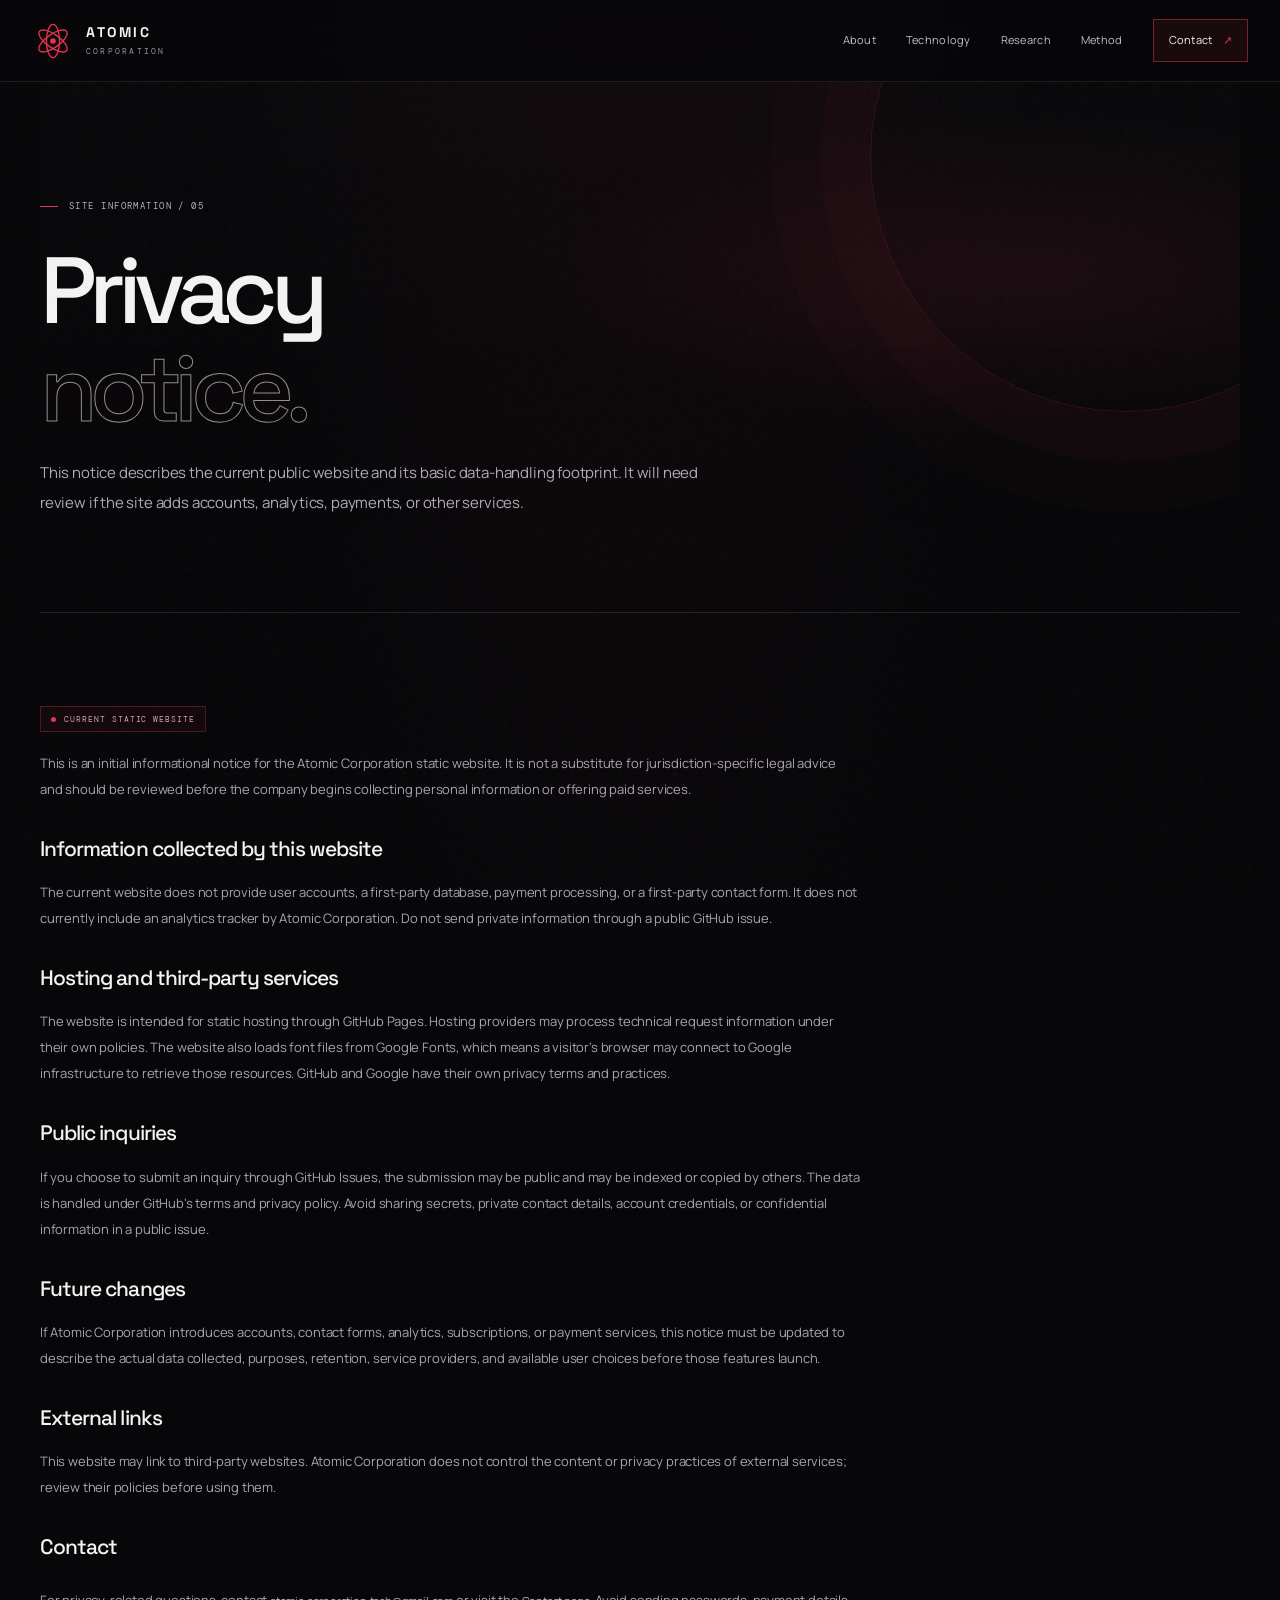
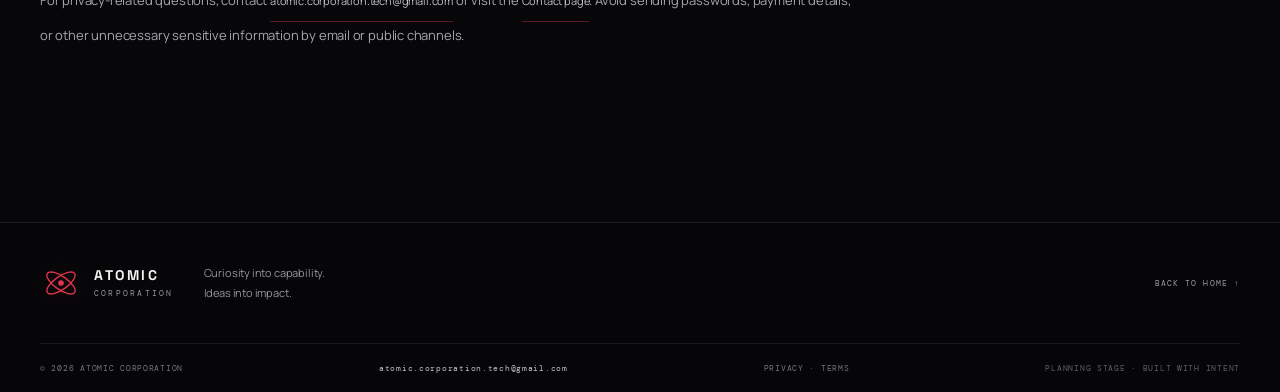
<file: privacy.html>
<!doctype html>
<html lang="en">
<head>
  <meta charset="utf-8">
  <meta name="viewport" content="width=device-width, initial-scale=1">
  <meta name="theme-color" content="#070709">
  <meta name="description" content="Privacy information for the Atomic Corporation public website.">
  <meta property="og:type" content="website">
  <meta property="og:title" content="Privacy Notice — Atomic Corporation">
  <meta property="og:description" content="Privacy information for the Atomic Corporation public website.">
  <title>Privacy Notice — Atomic Corporation</title>
  <link rel="icon" href="assets/favicon.svg" type="image/svg+xml">
  <link rel="preconnect" href="https://fonts.googleapis.com">
  <link rel="preconnect" href="https://fonts.gstatic.com" crossorigin>
  <link href="https://fonts.googleapis.com/css2?family=DM+Mono:wght@400;500&family=Manrope:wght@400;500;600;700;800&family=Space+Grotesk:wght@400;500;600;700&display=swap" rel="stylesheet">
  <link rel="stylesheet" href="styles.css">
</head>
<body data-page="privacy">
  <div class="noise" aria-hidden="true"></div>
  
<header class="site-header">
  <a class="brand" href="index.html" aria-label="Atomic Corporation home">
    <span class="brand-mark" aria-hidden="true"><svg viewBox="0 0 48 48"><circle cx="24" cy="24" r="3.2" fill="currentColor"/><ellipse cx="24" cy="24" rx="19" ry="7.5" transform="rotate(-35 24 24)" fill="none" stroke="currentColor" stroke-width="1.5"/><ellipse cx="24" cy="24" rx="19" ry="7.5" transform="rotate(35 24 24)" fill="none" stroke="currentColor" stroke-width="1.5"/><ellipse cx="24" cy="24" rx="19" ry="7.5" transform="rotate(90 24 24)" fill="none" stroke="currentColor" stroke-width="1.5"/></svg></span>
    <span class="brand-copy"><strong>ATOMIC</strong><small>CORPORATION</small></span>
  </a>
  <button class="menu-toggle" aria-label="Toggle navigation" aria-expanded="false" aria-controls="primary-nav"><span></span><span></span></button>
  <nav id="primary-nav" class="nav-links" aria-label="Main navigation">
    <a href="about.html">About</a><a href="products.html">Technology</a><a href="research.html">Research</a><a href="index.html#atomic-method">Method</a><a href="contact.html" class="nav-cta">Contact <span aria-hidden="true">↗</span></a>
  </nav>
</header>
  <main>
    
<section class="page-hero section-wrap">
  <div class="page-eyebrow">SITE INFORMATION / 05</div>
  <h1>Privacy<br><span class="outline-text">notice.</span></h1>
  <p class="page-intro">This notice describes the current public website and its basic data-handling footprint. It will need review if the site adds accounts, analytics, payments, or other services.</p>
</section>
<div class="section-wrap page-body policy-copy">
  <section class="page-section">
    <div class="status-label">CURRENT STATIC WEBSITE</div>
    <p>This is an initial informational notice for the Atomic Corporation static website. It is not a substitute for jurisdiction-specific legal advice and should be reviewed before the company begins collecting personal information or offering paid services.</p>
    <h2>Information collected by this website</h2>
    <p>The current website does not provide user accounts, a first-party database, payment processing, or a first-party contact form. It does not currently include an analytics tracker by Atomic Corporation. Do not send private information through a public GitHub issue.</p>
    <h2>Hosting and third-party services</h2>
    <p>The website is intended for static hosting through GitHub Pages. Hosting providers may process technical request information under their own policies. The website also loads font files from Google Fonts, which means a visitor's browser may connect to Google infrastructure to retrieve those resources. GitHub and Google have their own privacy terms and practices.</p>
    <h2>Public inquiries</h2>
    <p>If you choose to submit an inquiry through GitHub Issues, the submission may be public and may be indexed or copied by others. The data is handled under GitHub's terms and privacy policy. Avoid sharing secrets, private contact details, account credentials, or confidential information in a public issue.</p>
    <h2>Future changes</h2>
    <p>If Atomic Corporation introduces accounts, contact forms, analytics, subscriptions, or payment services, this notice must be updated to describe the actual data collected, purposes, retention, service providers, and available user choices before those features launch.</p>
    <h2>External links</h2>
    <p>This website may link to third-party websites. Atomic Corporation does not control the content or privacy practices of external services; review their policies before using them.</p>
    <h2>Contact</h2>
    <p>For privacy-related questions, contact <a class="inline-link" href="mailto:atomic.corporation.tech@gmail.com">atomic.corporation.tech@gmail.com</a> or visit the <a class="inline-link" href="contact.html">Contact page</a>. Avoid sending passwords, payment details, or other unnecessary sensitive information by email or public channels.</p>
  </section>
</div>
  </main>
  
<footer class="site-footer">
  <div class="section-wrap footer-main">
    <a class="brand" href="index.html" aria-label="Atomic Corporation home"><span class="brand-mark"><svg viewBox="0 0 48 48"><circle cx="24" cy="24" r="3.2" fill="currentColor"/><ellipse cx="24" cy="24" rx="19" ry="7.5" transform="rotate(-35 24 24)" fill="none" stroke="currentColor" stroke-width="1.5"/><ellipse cx="24" cy="24" rx="19" ry="7.5" transform="rotate(35 24 24)" fill="none" stroke="currentColor" stroke-width="1.5"/></svg></span><span class="brand-copy"><strong>ATOMIC</strong><small>CORPORATION</small></span></a>
    <p>Curiosity into capability.<br>Ideas into impact.</p>
    <a class="footer-top" href="index.html">BACK TO HOME ↑</a>
  </div>
  <div class="section-wrap footer-bottom"><span>© <span id="year"></span> ATOMIC CORPORATION</span><span><a class="footer-email" href="mailto:atomic.corporation.tech@gmail.com">atomic.corporation.tech@gmail.com</a></span><span><a href="privacy.html">PRIVACY</a> · <a href="terms.html">TERMS</a></span><span class="footer-note">PLANNING STAGE · BUILT WITH INTENT</span></div>
</footer>
  <script src="app.js" defer></script>
</body>
</html>
</file>
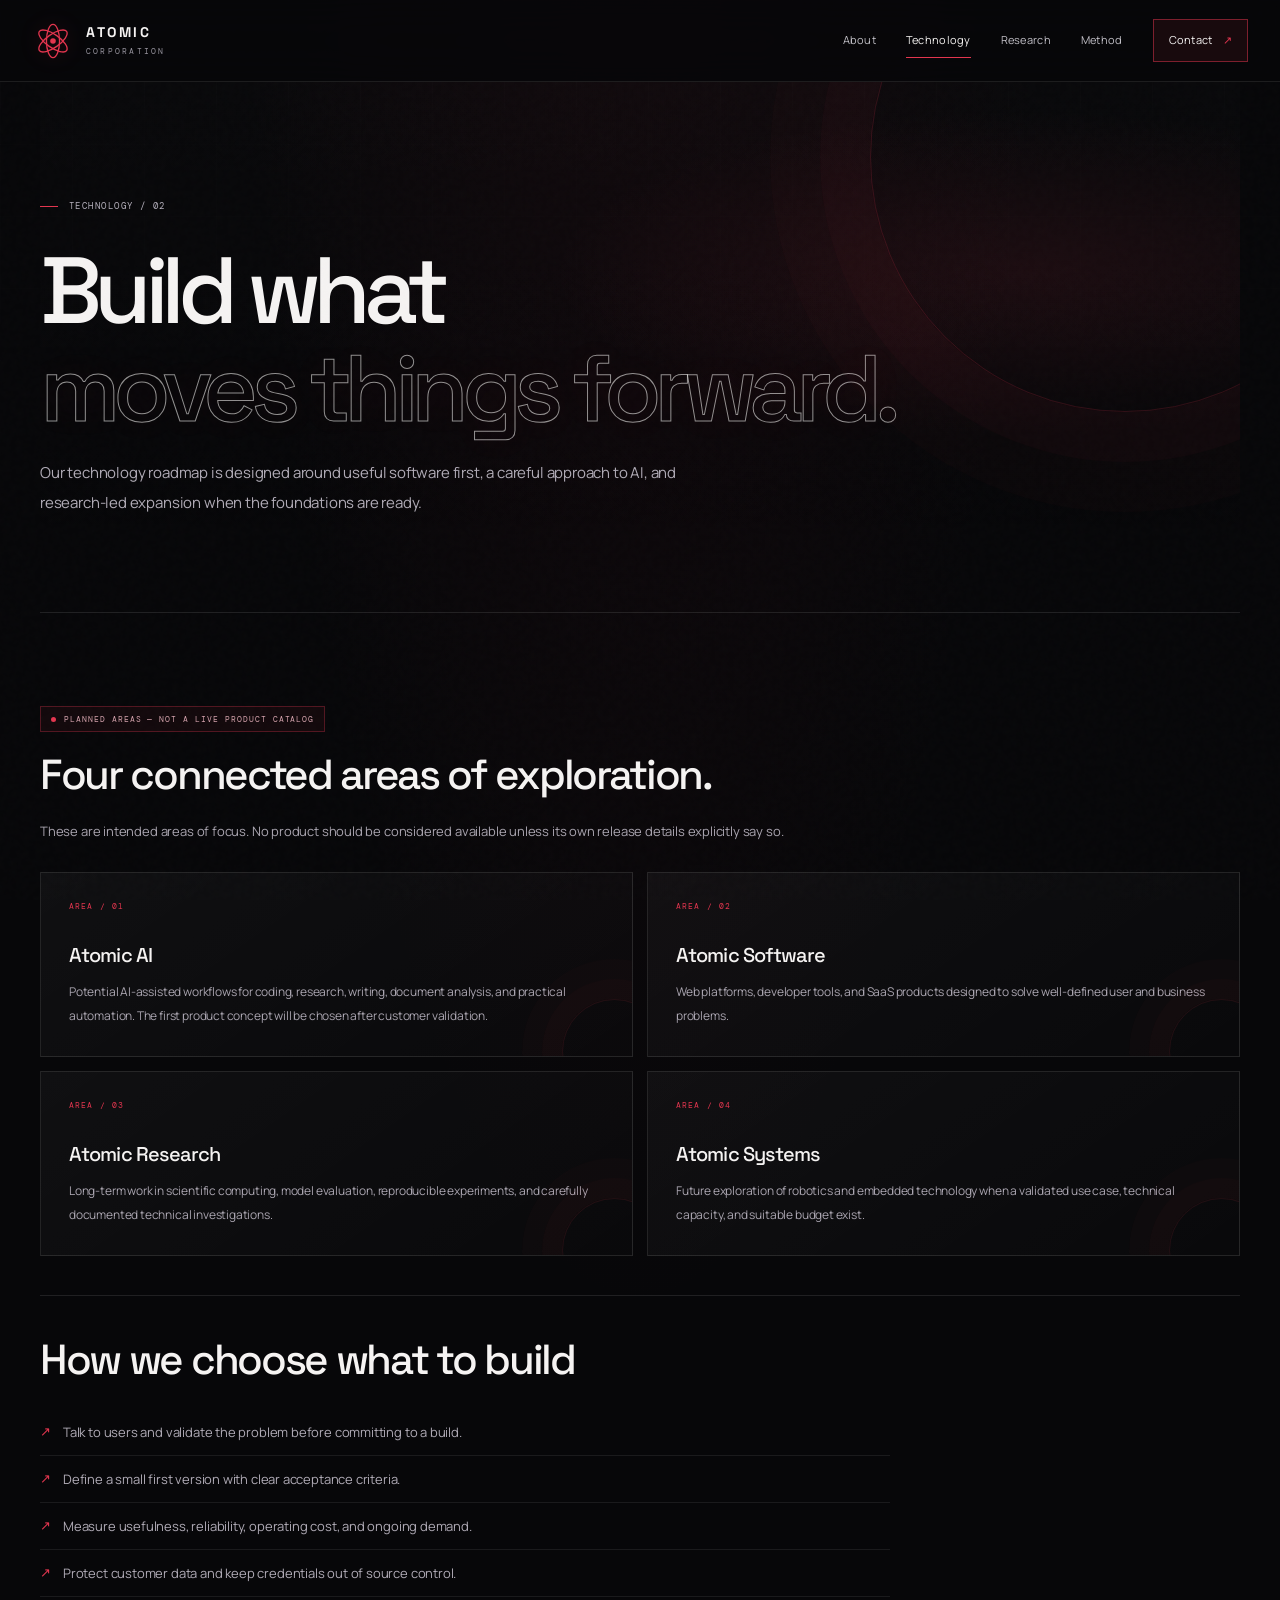
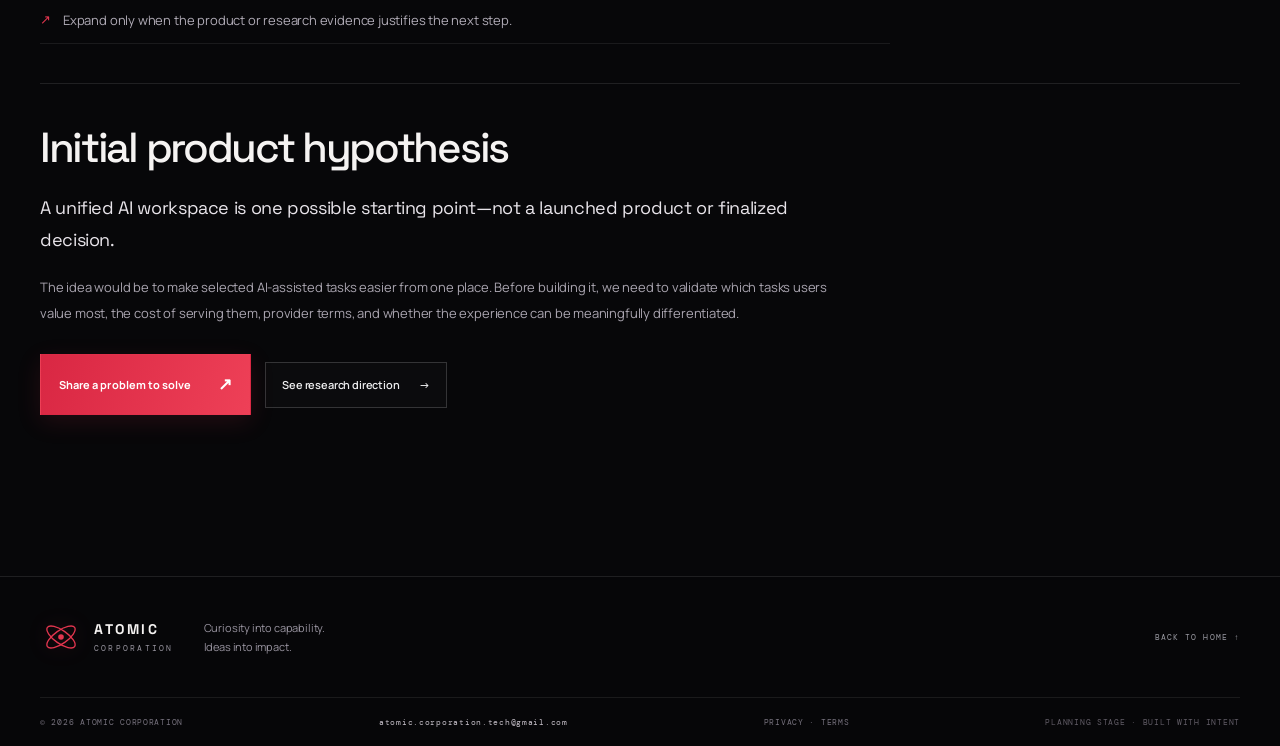
<file: products.html>
<!doctype html>
<html lang="en">
<head>
  <meta charset="utf-8">
  <meta name="viewport" content="width=device-width, initial-scale=1">
  <meta name="theme-color" content="#070709">
  <meta name="description" content="Explore Atomic Corporation's planned focus across AI, software engineering, scientific computing, and advanced systems.">
  <meta property="og:type" content="website">
  <meta property="og:title" content="Technology & Product Direction — Atomic Corporation">
  <meta property="og:description" content="Explore Atomic Corporation's planned focus across AI, software engineering, scientific computing, and advanced systems.">
  <title>Technology & Product Direction — Atomic Corporation</title>
  <link rel="icon" href="assets/favicon.svg" type="image/svg+xml">
  <link rel="preconnect" href="https://fonts.googleapis.com">
  <link rel="preconnect" href="https://fonts.gstatic.com" crossorigin>
  <link href="https://fonts.googleapis.com/css2?family=DM+Mono:wght@400;500&family=Manrope:wght@400;500;600;700;800&family=Space+Grotesk:wght@400;500;600;700&display=swap" rel="stylesheet">
  <link rel="stylesheet" href="styles.css">
</head>
<body data-page="products">
  <div class="noise" aria-hidden="true"></div>
  
<header class="site-header">
  <a class="brand" href="index.html" aria-label="Atomic Corporation home">
    <span class="brand-mark" aria-hidden="true"><svg viewBox="0 0 48 48"><circle cx="24" cy="24" r="3.2" fill="currentColor"/><ellipse cx="24" cy="24" rx="19" ry="7.5" transform="rotate(-35 24 24)" fill="none" stroke="currentColor" stroke-width="1.5"/><ellipse cx="24" cy="24" rx="19" ry="7.5" transform="rotate(35 24 24)" fill="none" stroke="currentColor" stroke-width="1.5"/><ellipse cx="24" cy="24" rx="19" ry="7.5" transform="rotate(90 24 24)" fill="none" stroke="currentColor" stroke-width="1.5"/></svg></span>
    <span class="brand-copy"><strong>ATOMIC</strong><small>CORPORATION</small></span>
  </a>
  <button class="menu-toggle" aria-label="Toggle navigation" aria-expanded="false" aria-controls="primary-nav"><span></span><span></span></button>
  <nav id="primary-nav" class="nav-links" aria-label="Main navigation">
    <a href="about.html">About</a><a href="products.html">Technology</a><a href="research.html">Research</a><a href="index.html#atomic-method">Method</a><a href="contact.html" class="nav-cta">Contact <span aria-hidden="true">↗</span></a>
  </nav>
</header>
  <main>
    
<section class="page-hero section-wrap">
  <div class="page-eyebrow">TECHNOLOGY / 02</div>
  <h1>Build what<br><span class="outline-text">moves things forward.</span></h1>
  <p class="page-intro">Our technology roadmap is designed around useful software first, a careful approach to AI, and research-led expansion when the foundations are ready.</p>
</section>
<div class="section-wrap page-body">
  <section class="page-section">
    <div class="status-label">PLANNED AREAS — NOT A LIVE PRODUCT CATALOG</div>
    <h2>Four connected areas of exploration.</h2>
    <p>These are intended areas of focus. No product should be considered available unless its own release details explicitly say so.</p>
    <div class="page-content-grid">
      <article class="info-card"><span class="card-index">AREA / 01</span><h3>Atomic AI</h3><p>Potential AI-assisted workflows for coding, research, writing, document analysis, and practical automation. The first product concept will be chosen after customer validation.</p></article>
      <article class="info-card"><span class="card-index">AREA / 02</span><h3>Atomic Software</h3><p>Web platforms, developer tools, and SaaS products designed to solve well-defined user and business problems.</p></article>
      <article class="info-card"><span class="card-index">AREA / 03</span><h3>Atomic Research</h3><p>Long-term work in scientific computing, model evaluation, reproducible experiments, and carefully documented technical investigations.</p></article>
      <article class="info-card"><span class="card-index">AREA / 04</span><h3>Atomic Systems</h3><p>Future exploration of robotics and embedded technology when a validated use case, technical capacity, and suitable budget exist.</p></article>
    </div>
  </section>
  <section class="page-section">
    <h2>How we choose what to build</h2>
    <ul class="check-list">
      <li>Talk to users and validate the problem before committing to a build.</li>
      <li>Define a small first version with clear acceptance criteria.</li>
      <li>Measure usefulness, reliability, operating cost, and ongoing demand.</li>
      <li>Protect customer data and keep credentials out of source control.</li>
      <li>Expand only when the product or research evidence justifies the next step.</li>
    </ul>
  </section>
  <section class="page-section">
    <h2>Initial product hypothesis</h2>
    <p class="lead">A unified AI workspace is one possible starting point—not a launched product or finalized decision.</p>
    <p>The idea would be to make selected AI-assisted tasks easier from one place. Before building it, we need to validate which tasks users value most, the cost of serving them, provider terms, and whether the experience can be meaningfully differentiated.</p>
    <div class="page-actions"><a class="button button-primary" href="contact.html">Share a problem to solve <span>↗</span></a><a class="secondary-button" href="research.html">See research direction <span>→</span></a></div>
  </section>
</div>
  </main>
  
<footer class="site-footer">
  <div class="section-wrap footer-main">
    <a class="brand" href="index.html" aria-label="Atomic Corporation home"><span class="brand-mark"><svg viewBox="0 0 48 48"><circle cx="24" cy="24" r="3.2" fill="currentColor"/><ellipse cx="24" cy="24" rx="19" ry="7.5" transform="rotate(-35 24 24)" fill="none" stroke="currentColor" stroke-width="1.5"/><ellipse cx="24" cy="24" rx="19" ry="7.5" transform="rotate(35 24 24)" fill="none" stroke="currentColor" stroke-width="1.5"/></svg></span><span class="brand-copy"><strong>ATOMIC</strong><small>CORPORATION</small></span></a>
    <p>Curiosity into capability.<br>Ideas into impact.</p>
    <a class="footer-top" href="index.html">BACK TO HOME ↑</a>
  </div>
  <div class="section-wrap footer-bottom"><span>© <span id="year"></span> ATOMIC CORPORATION</span><span><a class="footer-email" href="mailto:atomic.corporation.tech@gmail.com">atomic.corporation.tech@gmail.com</a></span><span><a href="privacy.html">PRIVACY</a> · <a href="terms.html">TERMS</a></span><span class="footer-note">PLANNING STAGE · BUILT WITH INTENT</span></div>
</footer>
  <script src="app.js" defer></script>
</body>
</html>
</file>
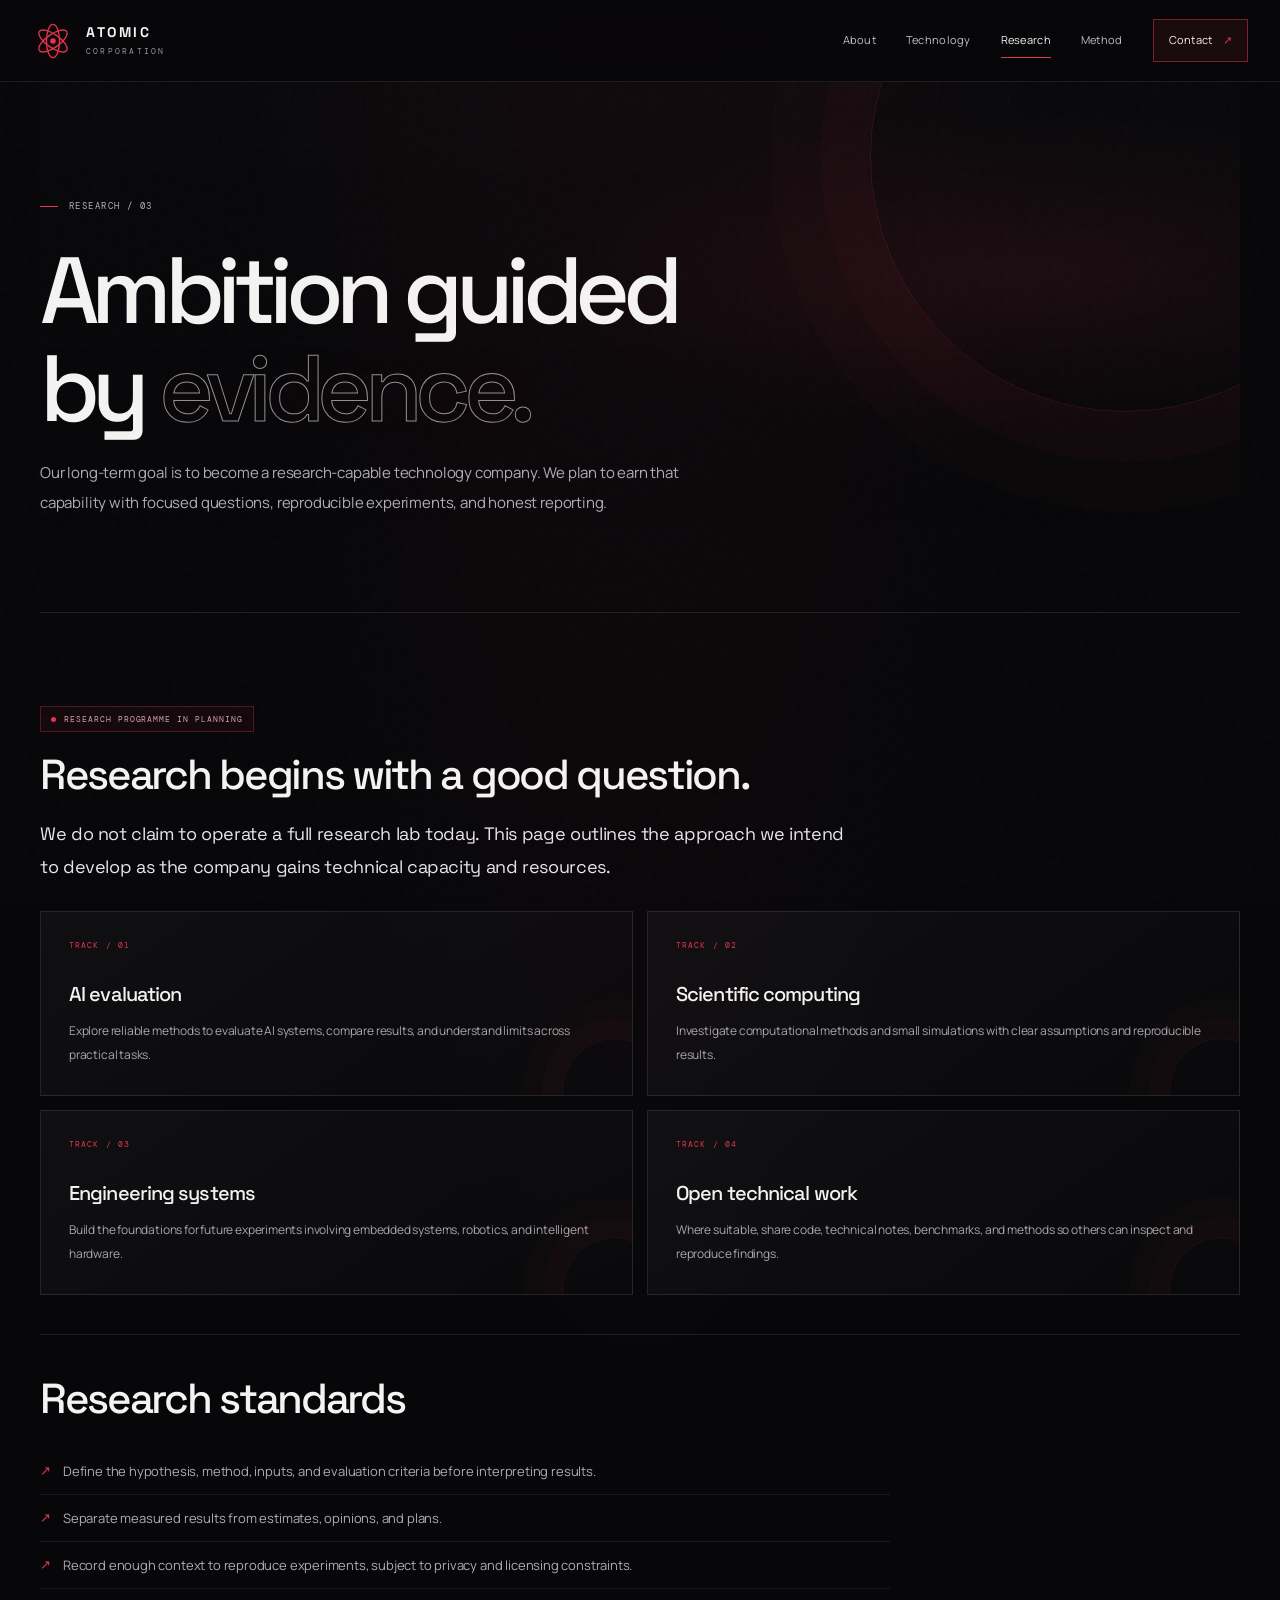
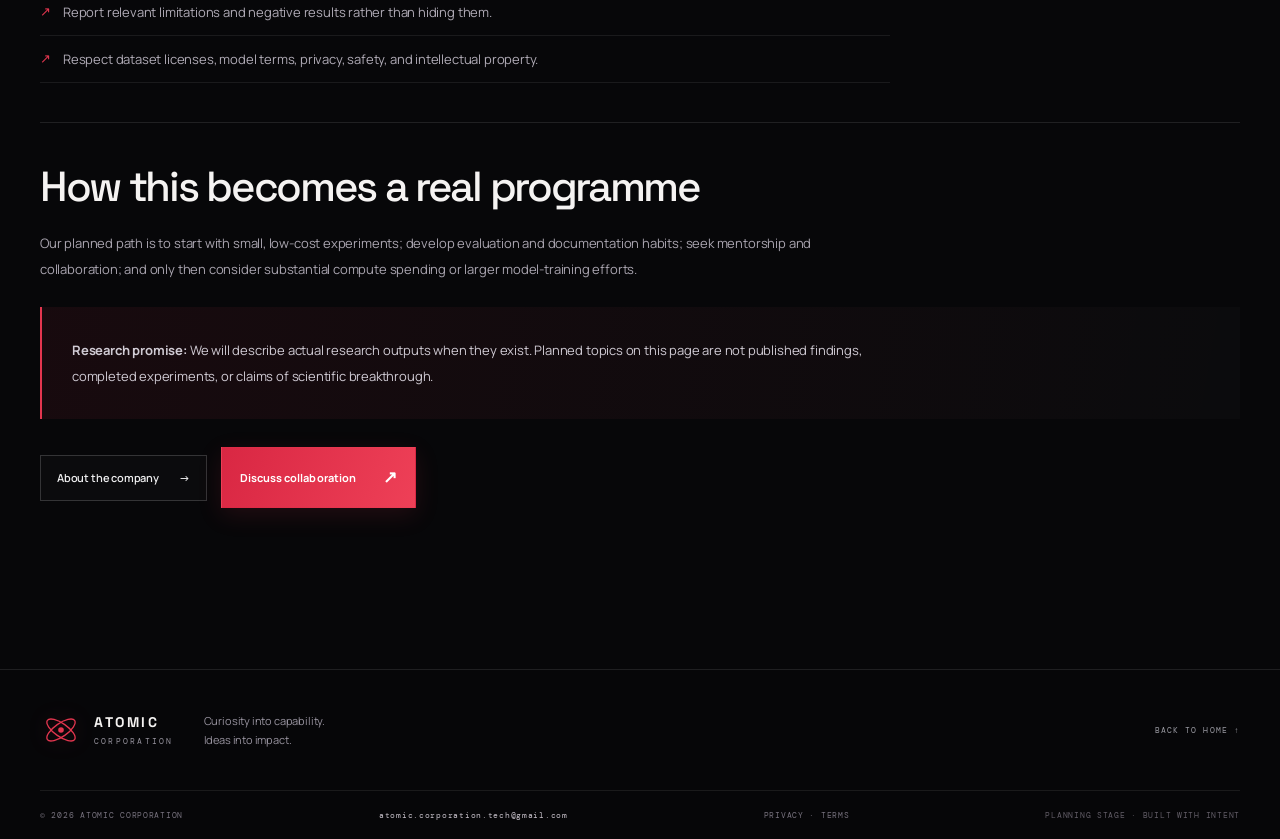
<file: research.html>
<!doctype html>
<html lang="en">
<head>
  <meta charset="utf-8">
  <meta name="viewport" content="width=device-width, initial-scale=1">
  <meta name="theme-color" content="#070709">
  <meta name="description" content="Atomic Corporation's planned research principles and areas of exploration in AI, scientific computing, and engineering.">
  <meta property="og:type" content="website">
  <meta property="og:title" content="Research Direction — Atomic Corporation">
  <meta property="og:description" content="Atomic Corporation's planned research principles and areas of exploration in AI, scientific computing, and engineering.">
  <title>Research Direction — Atomic Corporation</title>
  <link rel="icon" href="assets/favicon.svg" type="image/svg+xml">
  <link rel="preconnect" href="https://fonts.googleapis.com">
  <link rel="preconnect" href="https://fonts.gstatic.com" crossorigin>
  <link href="https://fonts.googleapis.com/css2?family=DM+Mono:wght@400;500&family=Manrope:wght@400;500;600;700;800&family=Space+Grotesk:wght@400;500;600;700&display=swap" rel="stylesheet">
  <link rel="stylesheet" href="styles.css">
</head>
<body data-page="research">
  <div class="noise" aria-hidden="true"></div>
  
<header class="site-header">
  <a class="brand" href="index.html" aria-label="Atomic Corporation home">
    <span class="brand-mark" aria-hidden="true"><svg viewBox="0 0 48 48"><circle cx="24" cy="24" r="3.2" fill="currentColor"/><ellipse cx="24" cy="24" rx="19" ry="7.5" transform="rotate(-35 24 24)" fill="none" stroke="currentColor" stroke-width="1.5"/><ellipse cx="24" cy="24" rx="19" ry="7.5" transform="rotate(35 24 24)" fill="none" stroke="currentColor" stroke-width="1.5"/><ellipse cx="24" cy="24" rx="19" ry="7.5" transform="rotate(90 24 24)" fill="none" stroke="currentColor" stroke-width="1.5"/></svg></span>
    <span class="brand-copy"><strong>ATOMIC</strong><small>CORPORATION</small></span>
  </a>
  <button class="menu-toggle" aria-label="Toggle navigation" aria-expanded="false" aria-controls="primary-nav"><span></span><span></span></button>
  <nav id="primary-nav" class="nav-links" aria-label="Main navigation">
    <a href="about.html">About</a><a href="products.html">Technology</a><a href="research.html">Research</a><a href="index.html#atomic-method">Method</a><a href="contact.html" class="nav-cta">Contact <span aria-hidden="true">↗</span></a>
  </nav>
</header>
  <main>
    
<section class="page-hero section-wrap">
  <div class="page-eyebrow">RESEARCH / 03</div>
  <h1>Ambition guided<br>by <span class="outline-text">evidence.</span></h1>
  <p class="page-intro">Our long-term goal is to become a research-capable technology company. We plan to earn that capability with focused questions, reproducible experiments, and honest reporting.</p>
</section>
<div class="section-wrap page-body">
  <section class="page-section">
    <div class="status-label">RESEARCH PROGRAMME IN PLANNING</div>
    <h2>Research begins with a good question.</h2>
    <p class="lead">We do not claim to operate a full research lab today. This page outlines the approach we intend to develop as the company gains technical capacity and resources.</p>
    <div class="page-content-grid">
      <article class="info-card"><span class="card-index">TRACK / 01</span><h3>AI evaluation</h3><p>Explore reliable methods to evaluate AI systems, compare results, and understand limits across practical tasks.</p></article>
      <article class="info-card"><span class="card-index">TRACK / 02</span><h3>Scientific computing</h3><p>Investigate computational methods and small simulations with clear assumptions and reproducible results.</p></article>
      <article class="info-card"><span class="card-index">TRACK / 03</span><h3>Engineering systems</h3><p>Build the foundations for future experiments involving embedded systems, robotics, and intelligent hardware.</p></article>
      <article class="info-card"><span class="card-index">TRACK / 04</span><h3>Open technical work</h3><p>Where suitable, share code, technical notes, benchmarks, and methods so others can inspect and reproduce findings.</p></article>
    </div>
  </section>
  <section class="page-section">
    <h2>Research standards</h2>
    <ul class="check-list">
      <li>Define the hypothesis, method, inputs, and evaluation criteria before interpreting results.</li>
      <li>Separate measured results from estimates, opinions, and plans.</li>
      <li>Record enough context to reproduce experiments, subject to privacy and licensing constraints.</li>
      <li>Report relevant limitations and negative results rather than hiding them.</li>
      <li>Respect dataset licenses, model terms, privacy, safety, and intellectual property.</li>
    </ul>
  </section>
  <section class="page-section">
    <h2>How this becomes a real programme</h2>
    <p>Our planned path is to start with small, low-cost experiments; develop evaluation and documentation habits; seek mentorship and collaboration; and only then consider substantial compute spending or larger model-training efforts.</p>
    <div class="page-callout"><p><strong>Research promise:</strong> We will describe actual research outputs when they exist. Planned topics on this page are not published findings, completed experiments, or claims of scientific breakthrough.</p></div>
    <div class="page-actions"><a class="secondary-button" href="about.html">About the company <span>→</span></a><a class="button button-primary" href="contact.html">Discuss collaboration <span>↗</span></a></div>
  </section>
</div>
  </main>
  
<footer class="site-footer">
  <div class="section-wrap footer-main">
    <a class="brand" href="index.html" aria-label="Atomic Corporation home"><span class="brand-mark"><svg viewBox="0 0 48 48"><circle cx="24" cy="24" r="3.2" fill="currentColor"/><ellipse cx="24" cy="24" rx="19" ry="7.5" transform="rotate(-35 24 24)" fill="none" stroke="currentColor" stroke-width="1.5"/><ellipse cx="24" cy="24" rx="19" ry="7.5" transform="rotate(35 24 24)" fill="none" stroke="currentColor" stroke-width="1.5"/></svg></span><span class="brand-copy"><strong>ATOMIC</strong><small>CORPORATION</small></span></a>
    <p>Curiosity into capability.<br>Ideas into impact.</p>
    <a class="footer-top" href="index.html">BACK TO HOME ↑</a>
  </div>
  <div class="section-wrap footer-bottom"><span>© <span id="year"></span> ATOMIC CORPORATION</span><span><a class="footer-email" href="mailto:atomic.corporation.tech@gmail.com">atomic.corporation.tech@gmail.com</a></span><span><a href="privacy.html">PRIVACY</a> · <a href="terms.html">TERMS</a></span><span class="footer-note">PLANNING STAGE · BUILT WITH INTENT</span></div>
</footer>
  <script src="app.js" defer></script>
</body>
</html>
</file>
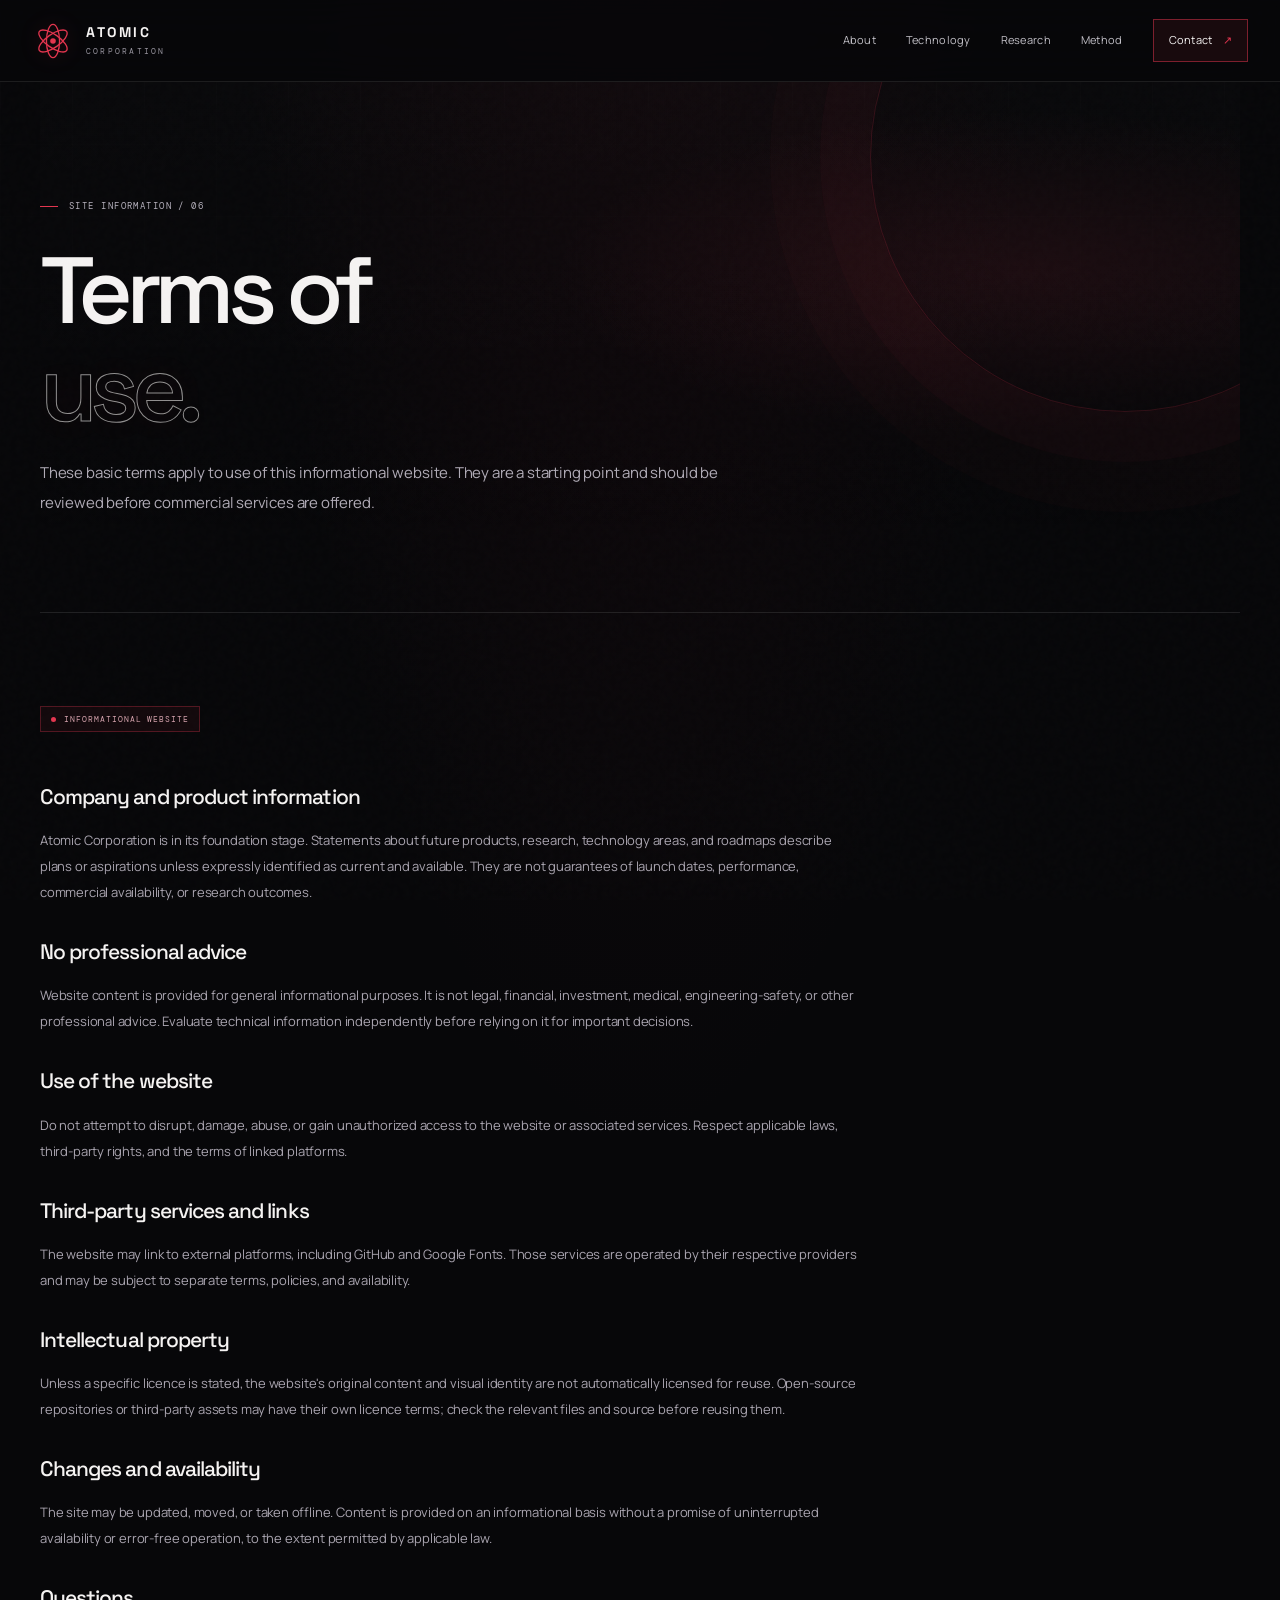
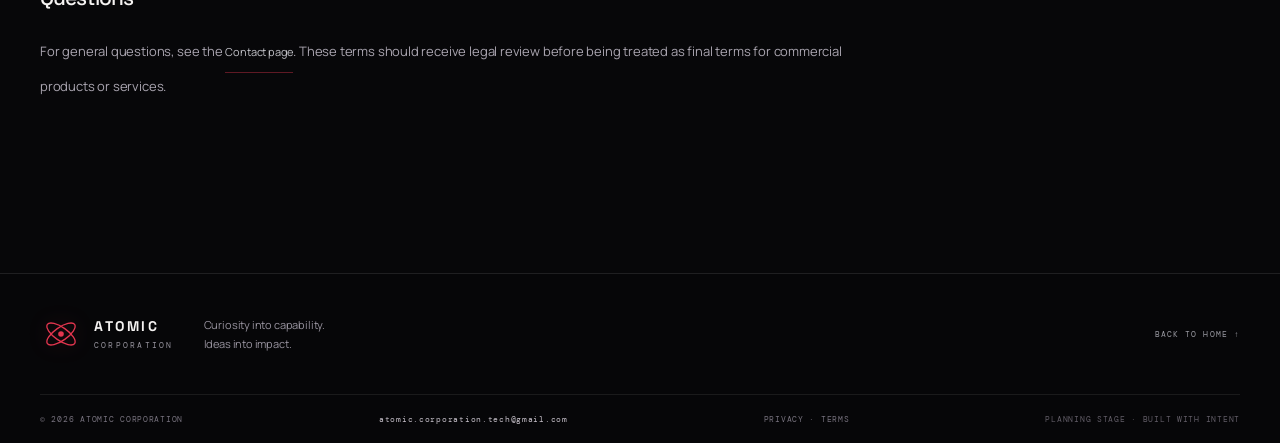
<file: terms.html>
<!doctype html>
<html lang="en">
<head>
  <meta charset="utf-8">
  <meta name="viewport" content="width=device-width, initial-scale=1">
  <meta name="theme-color" content="#070709">
  <meta name="description" content="Basic terms for accessing the Atomic Corporation public informational website.">
  <meta property="og:type" content="website">
  <meta property="og:title" content="Website Terms — Atomic Corporation">
  <meta property="og:description" content="Basic terms for accessing the Atomic Corporation public informational website.">
  <title>Website Terms — Atomic Corporation</title>
  <link rel="icon" href="assets/favicon.svg" type="image/svg+xml">
  <link rel="preconnect" href="https://fonts.googleapis.com">
  <link rel="preconnect" href="https://fonts.gstatic.com" crossorigin>
  <link href="https://fonts.googleapis.com/css2?family=DM+Mono:wght@400;500&family=Manrope:wght@400;500;600;700;800&family=Space+Grotesk:wght@400;500;600;700&display=swap" rel="stylesheet">
  <link rel="stylesheet" href="styles.css">
</head>
<body data-page="terms">
  <div class="noise" aria-hidden="true"></div>
  
<header class="site-header">
  <a class="brand" href="index.html" aria-label="Atomic Corporation home">
    <span class="brand-mark" aria-hidden="true"><svg viewBox="0 0 48 48"><circle cx="24" cy="24" r="3.2" fill="currentColor"/><ellipse cx="24" cy="24" rx="19" ry="7.5" transform="rotate(-35 24 24)" fill="none" stroke="currentColor" stroke-width="1.5"/><ellipse cx="24" cy="24" rx="19" ry="7.5" transform="rotate(35 24 24)" fill="none" stroke="currentColor" stroke-width="1.5"/><ellipse cx="24" cy="24" rx="19" ry="7.5" transform="rotate(90 24 24)" fill="none" stroke="currentColor" stroke-width="1.5"/></svg></span>
    <span class="brand-copy"><strong>ATOMIC</strong><small>CORPORATION</small></span>
  </a>
  <button class="menu-toggle" aria-label="Toggle navigation" aria-expanded="false" aria-controls="primary-nav"><span></span><span></span></button>
  <nav id="primary-nav" class="nav-links" aria-label="Main navigation">
    <a href="about.html">About</a><a href="products.html">Technology</a><a href="research.html">Research</a><a href="index.html#atomic-method">Method</a><a href="contact.html" class="nav-cta">Contact <span aria-hidden="true">↗</span></a>
  </nav>
</header>
  <main>
    
<section class="page-hero section-wrap">
  <div class="page-eyebrow">SITE INFORMATION / 06</div>
  <h1>Terms of<br><span class="outline-text">use.</span></h1>
  <p class="page-intro">These basic terms apply to use of this informational website. They are a starting point and should be reviewed before commercial services are offered.</p>
</section>
<div class="section-wrap page-body policy-copy">
  <section class="page-section">
    <div class="status-label">INFORMATIONAL WEBSITE</div>
    <h2>Company and product information</h2>
    <p>Atomic Corporation is in its foundation stage. Statements about future products, research, technology areas, and roadmaps describe plans or aspirations unless expressly identified as current and available. They are not guarantees of launch dates, performance, commercial availability, or research outcomes.</p>
    <h2>No professional advice</h2>
    <p>Website content is provided for general informational purposes. It is not legal, financial, investment, medical, engineering-safety, or other professional advice. Evaluate technical information independently before relying on it for important decisions.</p>
    <h2>Use of the website</h2>
    <p>Do not attempt to disrupt, damage, abuse, or gain unauthorized access to the website or associated services. Respect applicable laws, third-party rights, and the terms of linked platforms.</p>
    <h2>Third-party services and links</h2>
    <p>The website may link to external platforms, including GitHub and Google Fonts. Those services are operated by their respective providers and may be subject to separate terms, policies, and availability.</p>
    <h2>Intellectual property</h2>
    <p>Unless a specific licence is stated, the website's original content and visual identity are not automatically licensed for reuse. Open-source repositories or third-party assets may have their own licence terms; check the relevant files and source before reusing them.</p>
    <h2>Changes and availability</h2>
    <p>The site may be updated, moved, or taken offline. Content is provided on an informational basis without a promise of uninterrupted availability or error-free operation, to the extent permitted by applicable law.</p>
    <h2>Questions</h2>
    <p>For general questions, see the <a class="inline-link" href="contact.html">Contact page</a>. These terms should receive legal review before being treated as final terms for commercial products or services.</p>
  </section>
</div>
  </main>
  
<footer class="site-footer">
  <div class="section-wrap footer-main">
    <a class="brand" href="index.html" aria-label="Atomic Corporation home"><span class="brand-mark"><svg viewBox="0 0 48 48"><circle cx="24" cy="24" r="3.2" fill="currentColor"/><ellipse cx="24" cy="24" rx="19" ry="7.5" transform="rotate(-35 24 24)" fill="none" stroke="currentColor" stroke-width="1.5"/><ellipse cx="24" cy="24" rx="19" ry="7.5" transform="rotate(35 24 24)" fill="none" stroke="currentColor" stroke-width="1.5"/></svg></span><span class="brand-copy"><strong>ATOMIC</strong><small>CORPORATION</small></span></a>
    <p>Curiosity into capability.<br>Ideas into impact.</p>
    <a class="footer-top" href="index.html">BACK TO HOME ↑</a>
  </div>
  <div class="section-wrap footer-bottom"><span>© <span id="year"></span> ATOMIC CORPORATION</span><span><a class="footer-email" href="mailto:atomic.corporation.tech@gmail.com">atomic.corporation.tech@gmail.com</a></span><span><a href="privacy.html">PRIVACY</a> · <a href="terms.html">TERMS</a></span><span class="footer-note">PLANNING STAGE · BUILT WITH INTENT</span></div>
</footer>
  <script src="app.js" defer></script>
</body>
</html>
</file>
<file: styles.css>
:root{--bg:#050505;--panel:#0c0c0e;--panel-2:#101013;--text:#f5f5f0;--muted:#93939b;--line:#26262b;--red:#d7263d;--red-bright:#f04452;--mono:'DM Mono',monospace;--sans:'Manrope',sans-serif;--max:1240px}
*,*::before,*::after{box-sizing:border-box}
html{scroll-behavior:smooth;scroll-padding-top:88px}
body{margin:0;background:var(--bg);color:var(--text);font-family:var(--sans);font-size:15px;line-height:1.7;overflow-x:hidden;-webkit-font-smoothing:antialiased}
body.menu-open{overflow:hidden}
a{color:inherit;text-decoration:none}
button{font:inherit}
::selection{background:var(--red);color:#fff}
.noise{position:fixed;inset:0;pointer-events:none;opacity:.035;z-index:10;background-image:url("data:image/svg+xml,%3Csvg viewBox='0 0 180 180' xmlns='http://www.w3.org/2000/svg'%3E%3Cfilter id='n'%3E%3CfeTurbulence type='fractalNoise' baseFrequency='.8' numOctaves='4' stitchTiles='stitch'/%3E%3C/filter%3E%3Crect width='100%25' height='100%25' filter='url(%23n)' opacity='.5'/%3E%3C/svg%3E")}
.section-wrap{width:min(calc(100% - 80px),var(--max));margin-inline:auto}
.section{padding-block:132px}
.site-header{height:86px;position:sticky;top:0;z-index:20;display:flex;align-items:center;justify-content:space-between;padding-inline:max(40px,calc((100vw - var(--max))/2));border-bottom:1px solid rgba(255,255,255,.075);background:rgba(5,5,5,.83);backdrop-filter:blur(18px)}
.brand{display:inline-flex;align-items:center;gap:10px;flex-shrink:0}
.brand-mark{display:grid;place-items:center;width:39px;height:39px;color:var(--red)}.brand-mark svg{width:100%;height:100%}
.brand-copy{display:flex;flex-direction:column;line-height:1.1;letter-spacing:.14em}.brand-copy strong{font-size:15px;font-weight:800}.brand-copy small{font:9px var(--mono);letter-spacing:.24em;color:var(--muted);margin-top:5px}
.nav-links{display:flex;align-items:center;gap:34px}.nav-links>a{font-size:12px;color:#bcbcc2;transition:color .2s}.nav-links>a:hover,.text-link:hover,.inline-link:hover{color:#fff}.nav-links .nav-cta{border:1px solid #3b3b40;padding:10px 15px;color:var(--text)}.nav-cta span{color:var(--red);margin-left:8px}
.menu-toggle{display:none;background:transparent;color:var(--text);border:0;padding:8px;cursor:pointer}.menu-toggle span{width:24px;height:1px;background:currentColor;display:block;margin:6px}
.hero{min-height:700px;position:relative;display:grid;grid-template-columns:1fr 1fr;align-items:center;gap:50px;padding-top:76px;padding-bottom:118px}
.eyebrow,.section-kicker,.hero-footnote,.art-label,.art-coordinate,.hero-scroll,.card-top,.card-status,.timeline-date,.timeline-state,.timeline-tags,.metric-row span,.signal-strip,.footer-bottom,.footer-top{font:10px var(--mono);letter-spacing:.09em}
.eyebrow{display:flex;align-items:center;gap:12px;color:#b8b8bf}.pulse,.footnote-dot{width:7px;height:7px;display:inline-block;border-radius:50%;background:var(--red);box-shadow:0 0 16px rgba(215,38,61,.7)}.eyebrow-line{width:44px;height:1px;background:#424247;margin-left:5px}
h1,h2,h3,p{margin-top:0}h1{font-size:clamp(64px,7.2vw,104px);line-height:.99;letter-spacing:-.075em;font-weight:700;margin:34px 0 27px} .outline-text{color:transparent;-webkit-text-stroke:1px #aaaab1}
.hero-subtitle{max-width:460px;color:#a5a5ad;font-size:16px;line-height:1.9}.hero-actions{display:flex;align-items:center;gap:28px;margin-top:35px}
.button{display:inline-flex;align-items:center;gap:26px;justify-content:space-between;padding:14px 18px;min-height:49px;font-size:12px;font-weight:700;transition:transform .2s,background .2s,border-color .2s}.button:hover{transform:translateY(-2px)}.button span{font-size:17px}.button-primary{background:var(--red);color:#fff}.button-primary:hover{background:var(--red-bright)}.text-link,.inline-link{font-size:12px;color:#c2c2c8;transition:color .2s}.text-link span,.inline-link span{color:var(--red);margin-left:8px;font-size:16px}
.hero-footnote{color:#777780;display:flex;align-items:center;gap:10px;margin-top:78px}.footnote-dot{width:5px;height:5px}
.hero-art{height:480px;position:relative;display:grid;place-items:center;isolation:isolate}.art-grid{position:absolute;inset:4% 0;background-image:linear-gradient(rgba(255,255,255,.055) 1px,transparent 1px),linear-gradient(90deg,rgba(255,255,255,.055) 1px,transparent 1px);background-size:42px 42px;mask-image:radial-gradient(ellipse at center,#000 0,transparent 70%);z-index:-1}
.orbit{position:absolute;width:76%;height:35%;border:1px solid rgba(215,38,61,.78);border-radius:50%;box-shadow:0 0 28px rgba(215,38,61,.05);animation:orbitFloat 9s ease-in-out infinite}.orbit-a{transform:rotate(-42deg)}.orbit-b{transform:rotate(42deg);border-color:rgba(245,245,240,.55);animation-delay:-3s}.orbit-c{transform:rotate(90deg) scaleX(.65);border-color:rgba(215,38,61,.45);animation-delay:-6s}
.orbit-core{width:94px;height:94px;border:1px solid rgba(215,38,61,.65);border-radius:50%;display:grid;place-items:center;position:relative;background:radial-gradient(circle,rgba(215,38,61,.2),rgba(5,5,5,.95) 67%);box-shadow:0 0 70px rgba(215,38,61,.18)}.orbit-core:before,.orbit-core:after{content:'';position:absolute;background:var(--red);opacity:.75}.orbit-core:before{height:1px;width:132px}.orbit-core:after{height:132px;width:1px}.core-cross{font-size:29px;color:var(--red);font-weight:300;z-index:1}.core-label{position:absolute;top:106px;font:9px var(--mono);letter-spacing:.15em;color:#a2a2aa}
.art-label{position:absolute;color:#7f7f88;font-size:9px}.label-top{top:13px;left:0}.label-bottom{bottom:10px;left:0}.label-bottom i{color:var(--red);font-style:normal;margin-inline:7px}.art-coordinate{position:absolute;right:0;top:47%;color:#777780;line-height:1.7}
.hero-scroll{position:absolute;left:0;bottom:35px;color:#777780;display:flex;align-items:center;gap:12px}.hero-scroll span{height:35px;width:1px;background:linear-gradient(var(--red),transparent)}
.signal-strip{display:grid;grid-template-columns:repeat(4,1fr);padding:24px max(40px,calc((100vw - var(--max))/2));border-block:1px solid var(--line);gap:22px;background:#080809;color:#b1b1b8;font-size:9px}.signal-strip div{white-space:nowrap}.signal-strip span{color:var(--red);margin-right:10px}
.section-kicker{display:flex;align-items:center;gap:18px;color:#9c9ca4;font-size:9px}.kicker-line{flex:1;max-width:95px;height:1px;background:#34343a}
.about-grid{display:grid;grid-template-columns:1.1fr .9fr;gap:100px;margin-top:60px;align-items:start}.about-grid h2,.section-heading h2,.principles-inner>h2,.closing-cta h2{font-size:clamp(42px,5.3vw,70px);line-height:1.1;letter-spacing:-.06em;font-weight:600;margin:0}.accent{color:var(--red)}.muted{color:#777780}.about-copy{padding-top:5px}.about-copy p{color:#9c9ca4;font-size:14px;line-height:1.95}.about-copy .lead{color:#e2e2e5;font-size:18px;line-height:1.8;margin-bottom:21px}.inline-link{display:inline-block;border-bottom:1px solid #3c3c42;padding-bottom:9px;margin-top:13px}
.metric-row{display:grid;grid-template-columns:repeat(3,1fr);margin-top:90px;padding-top:27px;border-top:1px solid var(--line)}.metric-row>div{display:flex;align-items:center;gap:17px}.metric-row strong{font-size:30px;line-height:1;letter-spacing:-.05em;font-weight:500}.metric-row span{color:#888891;font-size:9px}
.technology-section{background:#09090a;border-block:1px solid #151518}.section-heading{display:flex;align-items:end;justify-content:space-between;gap:40px;margin-top:56px;margin-bottom:51px}.section-heading>p{max-width:350px;color:#96969f;font-size:13px;line-height:1.9;margin-bottom:5px}
.focus-grid{display:grid;grid-template-columns:repeat(2,minmax(0,1fr));gap:16px}.focus-card{position:relative;overflow:hidden;min-height:390px;background:linear-gradient(145deg,#111114,#0b0b0d);border:1px solid #26262b;padding:26px 29px 27px;transition:border-color .25s,transform .25s}.focus-card:hover{border-color:#555059;transform:translateY(-3px)}.focus-featured{border-color:#48222a}.card-top{display:flex;justify-content:space-between;align-items:center;color:#898991;font-size:9px}.card-icon{font:25px var(--sans);color:var(--red)}.focus-card h3{font-size:22px;letter-spacing:-.04em;font-weight:600;margin:18px 0 8px}.focus-card p{font-size:12px;color:#95959e;max-width:420px;line-height:1.9;margin-bottom:18px}.card-status{font-size:8px;color:#82828a;display:flex;align-items:center;gap:8px}.card-status i{width:5px;height:5px;border-radius:50%;background:var(--red)}
.card-graphic{height:130px;position:relative;margin:8px 0 14px;overflow:hidden;border-bottom:1px solid #242429}.graphic-ai{display:grid;place-items:center;background:radial-gradient(ellipse at center,rgba(215,38,61,.12),transparent 55%)}.ai-ring{position:absolute;display:block;border:1px solid rgba(215,38,61,.5);border-radius:50%;width:120px;height:70px}.ring-one{transform:rotate(32deg)}.ring-two{transform:rotate(-32deg);border-color:rgba(245,245,240,.35)}.ai-core{font:12px var(--mono);color:#fff;background:#311016;border:1px solid var(--red);width:38px;height:38px;border-radius:50%;display:grid;place-items:center;box-shadow:0 0 30px rgba(215,38,61,.2)}.node{width:5px;height:5px;position:absolute;background:var(--red);border-radius:50%;box-shadow:0 0 10px var(--red)}.node-one{top:23px;left:calc(50% - 43px)}.node-two{top:91px;left:calc(50% + 47px)}.node-three{top:47px;left:calc(50% + 61px)}
.graphic-code{display:flex;align-items:center;justify-content:center;gap:30px;background:repeating-linear-gradient(0deg,transparent,transparent 24px,rgba(255,255,255,.025) 25px)}.code-bracket{font-size:58px;letter-spacing:-.1em;color:#e2e2e5;font-weight:400}.code-lines{display:flex;flex-direction:column;gap:9px;width:130px}.code-lines i{display:block;height:3px;background:#d7263d;opacity:.7;width:100%}.code-lines i:nth-child(2){width:72%;background:#73737b}.code-lines i:nth-child(3){width:87%;background:#55555d}.code-lines i:nth-child(4){width:51%;background:#d7263d}
.graphic-research{background:radial-gradient(ellipse at center,rgba(255,255,255,.04),transparent 55%)}.research-axis{position:absolute;background:#3b3b41}.axis-x{left:15%;right:12%;height:1px;bottom:22%}.axis-y{width:1px;left:18%;top:10%;bottom:20%}.research-curve{position:absolute;left:18%;right:12%;top:15%;height:70%;border-top:2px solid var(--red);border-radius:50%;transform:rotate(-15deg) skewY(-12deg);filter:drop-shadow(0 0 8px rgba(215,38,61,.35))}.graphic-research i{position:absolute;width:7px;height:7px;border-radius:50%;background:var(--text);border:1px solid var(--red)}.graphic-research i:nth-of-type(1){top:61%;left:33%}.graphic-research i:nth-of-type(2){top:38%;left:56%}.graphic-research i:nth-of-type(3){top:23%;left:77%}
.graphic-systems{display:grid;place-items:center;background-image:linear-gradient(rgba(255,255,255,.04) 1px,transparent 1px),linear-gradient(90deg,rgba(255,255,255,.04) 1px,transparent 1px);background-size:23px 23px}.chip{width:60px;height:60px;display:grid;place-items:center;border:1px solid #d7263d;background:#1d0c10;font:22px var(--mono);z-index:1;box-shadow:0 0 26px rgba(215,38,61,.13)}.chip-line{position:absolute;height:1px;background:#9a2637;width:26%}.cl-one{left:22%;top:31%}.cl-two{right:22%;top:53%}.cl-three{left:31%;bottom:24%;width:38%}.chip-dot{position:absolute;right:22%;top:29%;width:5px;height:5px;border-radius:50%;background:var(--red)}
.roadmap-section{padding-bottom:145px}.timeline{margin-top:64px;border-top:1px solid var(--line)}.timeline-item{display:grid;grid-template-columns:58px 170px minmax(0,1fr) 140px;gap:24px;align-items:start;padding:31px 0;border-bottom:1px solid var(--line)}.timeline-marker{display:grid;place-items:center;width:39px;height:39px;border:1px solid #37373e;border-radius:50%;font:11px var(--mono);color:#b7b7bf}.timeline-item:first-child .timeline-marker{border-color:var(--red);color:var(--red)}.timeline-date{font-size:9px;color:#888891;padding-top:11px}.timeline-body h3{font-size:18px;letter-spacing:-.03em;font-weight:600;margin:0 0 7px}.timeline-body p{font-size:12px;color:#96969e;line-height:1.9;max-width:590px;margin-bottom:14px}.timeline-tags{display:flex;gap:7px;flex-wrap:wrap;font-size:8px;letter-spacing:0}.timeline-tags span{border:1px solid #333339;color:#9999a2;padding:5px 8px}.timeline-state{padding-top:11px;text-align:right;color:#777780;font-size:8px}.timeline-item:first-child .timeline-state{color:var(--red)}
.principles-section{background:#0a0a0c;border-block:1px solid #1a1a1e;padding-block:125px}.principles-inner>h2{margin-top:58px}.principle-list{margin-top:53px;border-top:1px solid #29292f}.principle{display:grid;grid-template-columns:65px 1fr 30px;gap:23px;align-items:center;padding:23px 0;border-bottom:1px solid #29292f}.principle>span:first-child{font:10px var(--mono);color:var(--red)}.principle h3{font-size:15px;font-weight:600;margin:0 0 4px}.principle p{font-size:12px;color:#93939c;margin:0;line-height:1.8}.principle-symbol{color:#777780;font-size:18px;text-align:right;transition:color .2s,transform .2s}.principle:hover .principle-symbol{color:var(--red);transform:translate(2px,-2px)}
.closing-cta{display:flex;align-items:center;gap:35px;padding-block:105px}.cta-mark{flex-shrink:0;width:73px;height:73px;color:var(--red)}.cta-mark svg{width:100%;height:100%}.closing-cta>div:nth-child(2){flex:1}.closing-cta .eyebrow{font-size:9px;margin-bottom:18px}.closing-cta h2{font-size:clamp(34px,4vw,52px)}.closing-cta p{font-size:12px;color:#96969f;margin:16px 0 0}.closing-cta>.button{flex-shrink:0}
.site-footer{border-top:1px solid var(--line);background:#080809}.footer-main{display:flex;align-items:center;gap:30px;padding-block:34px}.footer-main p{margin:0;color:#898991;font-size:11px;line-height:1.8;flex:1}.footer-top{color:#9a9aa2;font-size:9px;transition:color .2s}.footer-top:hover{color:var(--red)}.footer-bottom{border-top:1px solid #1d1d21;padding-block:19px;display:flex;justify-content:space-between;gap:16px;color:#73737c;font-size:8px}.footer-note{color:#55555d}
.reveal{opacity:0;transform:translateY(18px);transition:opacity .7s ease,transform .7s ease}.reveal.is-visible{opacity:1;transform:translateY(0)}
@keyframes orbitFloat{0%,100%{translate:0 0}50%{translate:0 -8px}}
@media(prefers-reduced-motion:reduce){html{scroll-behavior:auto}*,*::before,*::after{animation-duration:.01ms!important;animation-iteration-count:1!important;transition-duration:.01ms!important}.reveal{opacity:1;transform:none}}
@media(min-width:1500px){.hero{min-height:770px}.hero-art{height:540px}}
@media(max-width:1000px){.section-wrap{width:calc(100% - 56px)}.site-header{padding-inline:28px}.nav-links{gap:20px}.hero{gap:24px;min-height:630px}.hero-art{height:390px}.about-grid{gap:52px}.timeline-item{grid-template-columns:45px 145px minmax(0,1fr);gap:18px}.timeline-state{grid-column:3;text-align:left;padding-top:0}.signal-strip{padding-inline:28px;grid-template-columns:repeat(2,1fr)}}
@media(max-width:700px){html{scroll-padding-top:74px}.section-wrap{width:calc(100% - 40px)}.section{padding-block:86px}.site-header{height:72px;padding-inline:20px}.brand-mark{width:34px;height:34px}.menu-toggle{display:block;position:relative;z-index:22}.nav-links{position:fixed;inset:72px 0 0;background:rgba(5,5,5,.98);display:flex;flex-direction:column;align-items:stretch;gap:0;padding:24px 24px 40px;opacity:0;visibility:hidden;transform:translateY(-8px);transition:opacity .2s,visibility .2s,transform .2s}.nav-links.is-open{opacity:1;visibility:visible;transform:translateY(0)}.nav-links>a{font-size:16px;padding:17px 0;border-bottom:1px solid var(--line)}.nav-links .nav-cta{margin-top:22px;padding:13px 15px;border:1px solid #3b3b40}.hero{grid-template-columns:1fr;gap:12px;padding-top:77px;padding-bottom:95px;min-height:0}.hero h1{font-size:clamp(62px,14vw,88px);margin-top:27px}.hero-subtitle{font-size:14px;max-width:420px}.hero-actions{gap:17px;flex-wrap:wrap}.button{gap:15px;padding:13px 14px}.hero-footnote{margin-top:42px;font-size:8px}.hero-art{height:330px;grid-row:2;margin-top:25px}.orbit{width:70%;height:34%}.orbit-core{width:75px;height:75px}.orbit-core:before{width:100px}.orbit-core:after{height:100px}.core-label{top:85px}.art-label{font-size:7px}.art-coordinate{font-size:8px}.hero-scroll{bottom:20px}.signal-strip{padding:22px 20px;gap:17px;font-size:8px;letter-spacing:.035em}.signal-strip span{margin-right:5px}.section-kicker{font-size:8px;gap:10px}.kicker-line{max-width:35px}.about-grid{grid-template-columns:1fr;gap:28px;margin-top:42px}.about-grid h2,.section-heading h2,.principles-inner>h2{font-size:clamp(42px,10vw,60px)}.about-copy .lead{font-size:16px}.about-copy p{font-size:13px}.metric-row{margin-top:55px;gap:15px}.metric-row>div{align-items:flex-start;flex-direction:column;gap:9px}.metric-row strong{font-size:25px}.metric-row span{font-size:7px;letter-spacing:.03em}.section-heading{margin-top:40px;margin-bottom:30px;display:block}.section-heading>p{margin-top:19px;font-size:12px}.focus-grid{grid-template-columns:1fr;gap:12px}.focus-card{min-height:355px;padding:22px}.card-graphic{height:112px}.focus-card h3{font-size:20px}.roadmap-section{padding-bottom:90px}.timeline{margin-top:42px}.timeline-item{grid-template-columns:40px 1fr;gap:12px 16px;padding:25px 0}.timeline-marker{width:34px;height:34px;grid-row:1 / span 2}.timeline-date{padding-top:8px}.timeline-body{grid-column:2}.timeline-body h3{font-size:17px}.timeline-body p{font-size:12px}.timeline-state{grid-column:2;text-align:left;padding-top:0;font-size:8px}.principles-section{padding-block:88px}.principles-inner>h2{margin-top:43px}.principle-list{margin-top:38px}.principle{grid-template-columns:28px 1fr 20px;gap:12px;padding:19px 0}.principle h3{font-size:14px}.principle p{font-size:11px}.closing-cta{padding-block:78px;display:grid;grid-template-columns:54px 1fr;gap:18px}.cta-mark{width:52px;height:52px;align-self:start}.closing-cta .eyebrow{font-size:7px}.closing-cta h2{font-size:clamp(30px,8vw,43px)}.closing-cta p{font-size:11px}.closing-cta>.button{grid-column:2;justify-self:start;margin-top:8px}.footer-main{gap:16px;flex-wrap:wrap;padding-block:27px}.footer-main p{order:3;flex-basis:100%;padding-top:8px}.footer-top{margin-left:auto;font-size:8px}.footer-bottom{flex-wrap:wrap;font-size:7px;gap:10px 16px}.footer-bottom span:nth-child(2){display:none}}
@media(max-width:370px){.section-wrap{width:calc(100% - 32px)}.brand-copy strong{font-size:13px}.hero-actions{align-items:flex-start;flex-direction:column}.hero-art{height:275px}.signal-strip{grid-template-columns:1fr}.metric-row{gap:7px}.metric-row strong{font-size:22px}.metric-row span{font-size:6px}}

/* Multi-page corporate site */
.nav-links>a[aria-current="page"]{color:var(--text)}
.nav-links>a[aria-current="page"]:not(.nav-cta){position:relative}
.nav-links>a[aria-current="page"]:not(.nav-cta)::after{content:"";position:absolute;left:0;right:0;bottom:-10px;height:1px;background:var(--red)}
.page-hero{padding-block:100px 86px;border-bottom:1px solid var(--line);position:relative;overflow:hidden}
.page-hero::after{content:"";position:absolute;width:420px;height:420px;right:-110px;top:-170px;border:1px solid rgba(215,38,61,.2);border-radius:50%;box-shadow:0 0 0 42px rgba(215,38,61,.025),0 0 0 84px rgba(215,38,61,.02);pointer-events:none}
.page-eyebrow{font:10px var(--mono);letter-spacing:.12em;color:#a2a2aa;text-transform:uppercase;display:flex;align-items:center;gap:11px}
.page-eyebrow::before{content:"";width:18px;height:1px;background:var(--red)}
.page-hero h1{font-size:clamp(50px,7vw,88px);margin:30px 0 20px;max-width:900px;line-height:1.04}
.page-hero .page-intro{font-size:16px;color:#a5a5ad;line-height:1.9;max-width:690px;margin:0}
.page-body{padding-block:80px 110px}
.page-section{padding-block:34px;border-bottom:1px solid var(--line)}
.page-section:first-child{padding-top:0}
.page-section:last-child{border-bottom:0}
.page-section h2{font-size:clamp(27px,3.5vw,42px);line-height:1.2;letter-spacing:-.05em;margin:0 0 18px;font-weight:600}
.page-section h3{font-size:18px;letter-spacing:-.025em;margin:0 0 9px}
.page-section p{font-size:13px;color:#a0a0a8;line-height:1.95;max-width:820px}
.page-section .lead{font-size:17px;color:#e1e1e5;max-width:820px}
.page-content-grid{display:grid;grid-template-columns:repeat(2,minmax(0,1fr));gap:15px;margin-top:28px}
.info-card{padding:25px;border:1px solid #29292f;background:linear-gradient(145deg,#111114,#09090b);min-height:185px}
.info-card .card-index{font:10px var(--mono);color:var(--red);display:block;margin-bottom:24px}
.info-card h3{font-size:18px;margin-bottom:8px}
.info-card p{font-size:12px;line-height:1.9;margin:0}
.status-label{display:inline-flex;align-items:center;gap:8px;border:1px solid #3c3135;padding:7px 10px;font:9px var(--mono);color:#d4a7ae;letter-spacing:.06em;margin-bottom:18px}
.status-label::before{content:"";width:5px;height:5px;border-radius:50%;background:var(--red)}
.page-callout{padding:28px;border-left:2px solid var(--red);background:#101013;margin-top:25px}
.page-callout p{margin:0}
.page-actions{display:flex;flex-wrap:wrap;align-items:center;gap:14px;margin-top:28px}
.secondary-button{display:inline-flex;align-items:center;gap:20px;padding:13px 16px;border:1px solid #3b3b42;color:#eeeeef;font-size:12px;font-weight:600;transition:border-color .2s,transform .2s}
.secondary-button:hover{border-color:var(--red);transform:translateY(-2px)}
.check-list{list-style:none;padding:0;margin:23px 0 0;max-width:850px}
.check-list li{padding:12px 0 12px 23px;position:relative;color:#a0a0a8;font-size:13px;border-bottom:1px solid #242429}
.check-list li::before{content:"↗";position:absolute;left:0;top:11px;color:var(--red)}
.contact-grid{display:grid;grid-template-columns:1.15fr .85fr;gap:24px;margin-top:22px}
.contact-panel{padding:30px;border:1px solid #2a2a30;background:#0c0c0e}
.contact-panel h2{font-size:26px;margin-bottom:12px}
.contact-panel p{color:#a0a0a8;font-size:13px;line-height:1.95}
.contact-note{font:10px var(--mono);color:#777780;line-height:1.8}
.policy-copy h2{font-size:21px;margin-top:34px}
.policy-copy p,.policy-copy li{font-size:13px;line-height:1.95;color:#a0a0a8}
.policy-copy ul{padding-left:21px}
.error-code{font:12px var(--mono);color:var(--red);letter-spacing:.12em}
@media(max-width:700px){
 .page-hero{padding-block:72px 62px}.page-hero h1{font-size:clamp(46px,12vw,68px);margin-top:25px}.page-hero .page-intro{font-size:14px}.page-body{padding-block:55px 80px}.page-content-grid,.contact-grid{grid-template-columns:1fr}.info-card{min-height:0}.page-section{padding-block:27px}.page-section .lead{font-size:15px}.contact-panel{padding:23px}.nav-links>a[aria-current="page"]:not(.nav-cta)::after{display:none}
}

.footer-email{color:#bdbdc5;white-space:nowrap;transition:color .2s}.footer-email:hover{color:var(--red)}
@media(max-width:700px){.footer-email{white-space:normal;overflow-wrap:anywhere}}


/* Atomic visual refinement */
:root{--bg:#070709;--panel:#0d0d10;--panel-2:#121216;--text:#f5f3f2;--muted:#96939d;--line:rgba(244,241,242,.105);--red:#e3364f;--red-bright:#ff5267;--display:'Space Grotesk','Manrope',sans-serif;--max:1280px}
body{background:radial-gradient(ellipse at 50% -35%,rgba(114,24,40,.13),transparent 48%),var(--bg);letter-spacing:-.012em}
body::before{content:"";position:fixed;inset:0;pointer-events:none;z-index:-1;background-image:linear-gradient(rgba(255,255,255,.013) 1px,transparent 1px),linear-gradient(90deg,rgba(255,255,255,.013) 1px,transparent 1px);background-size:72px 72px;mask-image:linear-gradient(to bottom,black,transparent 72%)}
h1,h2,h3,.brand-copy strong,.metric-row strong,.method-number{font-family:var(--display)}
:focus-visible{outline:2px solid var(--red-bright);outline-offset:4px}
.site-header{height:82px;padding-inline:max(32px,calc((100vw - var(--max))/2));background:rgba(7,7,9,.82);border-bottom-color:rgba(255,255,255,.09);backdrop-filter:blur(24px) saturate(140%)}
.brand{gap:12px}.brand-mark{width:42px;height:42px;filter:drop-shadow(0 0 10px rgba(227,54,79,.2));transition:transform .4s}.brand:hover .brand-mark{transform:rotate(-12deg)}
.brand-copy strong{font-size:14px;letter-spacing:.18em}.brand-copy small{font-size:8px;letter-spacing:.28em}
.nav-links{gap:30px}.nav-links>a{font-size:11px;letter-spacing:.025em;color:#c2c0c7}
.nav-links>a:not(.nav-cta){position:relative}.nav-links>a:not(.nav-cta)::before{content:"";position:absolute;left:0;right:100%;bottom:-8px;height:1px;background:var(--red);transition:right .25s}.nav-links>a:not(.nav-cta):hover::before,.nav-links>a[aria-current="page"]:not(.nav-cta)::before{right:0}.nav-links>a[aria-current="page"]:not(.nav-cta)::after{display:none}
.nav-links .nav-cta{border:1px solid rgba(227,54,79,.5);padding:11px 15px;background:rgba(227,54,79,.08);transition:background .2s,border-color .2s}.nav-links .nav-cta:hover{background:rgba(227,54,79,.18);border-color:var(--red)}
.hero{min-height:730px;grid-template-columns:1.02fr .98fr;gap:34px;padding-top:76px;padding-bottom:102px}
.eyebrow{font-size:9px;letter-spacing:.14em;color:#bbb8c1}.pulse{box-shadow:0 0 0 4px rgba(227,54,79,.1),0 0 18px rgba(227,54,79,.6);animation:pulseSignal 2.4s ease-in-out infinite}.eyebrow-line{background:linear-gradient(90deg,rgba(227,54,79,.65),transparent);width:58px}
.hero h1{font-family:var(--display);font-size:clamp(68px,7.7vw,112px);line-height:.93;letter-spacing:-.085em;font-weight:600;margin:37px 0 29px}.outline-text{color:transparent;-webkit-text-stroke:1px rgba(245,243,242,.58);text-shadow:0 0 35px rgba(227,54,79,.05)}
.hero-subtitle{max-width:445px;color:#b1afb8;font-size:15px;line-height:1.95}.hero-actions{gap:25px;margin-top:34px}.button{gap:27px;min-height:51px;padding:15px 18px;font-size:11px;letter-spacing:.005em;border:1px solid transparent}
.button-primary{background:linear-gradient(110deg,#d92743,#ee4057);box-shadow:0 7px 25px rgba(227,54,79,.13);position:relative;overflow:hidden}.button-primary::after{content:"";position:absolute;top:-50%;bottom:-50%;left:-45%;width:24%;transform:rotate(20deg);background:linear-gradient(90deg,transparent,rgba(255,255,255,.24),transparent);transition:left .45s}.button-primary:hover::after{left:130%}.button-primary:hover{background:linear-gradient(110deg,#e6324c,#ff5267);box-shadow:0 10px 35px rgba(227,54,79,.22)}
.text-link{font-size:11px}.hero-footnote{margin-top:64px;font-size:8px;letter-spacing:.14em;color:#8e8b95}
.hero-art{height:510px;border:1px solid rgba(255,255,255,.075);background:radial-gradient(ellipse at 52% 47%,rgba(126,25,45,.14),transparent 40%),linear-gradient(145deg,rgba(255,255,255,.025),transparent 45%);overflow:hidden}
.hero-art::before{content:"";position:absolute;inset:0;background:radial-gradient(circle at 50% 50%,rgba(227,54,79,.1),transparent 33%);pointer-events:none}.hero-art::after{content:"";position:absolute;inset:18px;border:1px solid rgba(255,255,255,.035);pointer-events:none}
.art-grid{inset:0;background-size:34px 34px;opacity:.8;mask-image:radial-gradient(ellipse at center,#000 10%,transparent 78%)}
.orbit{width:73%;height:36%;border-color:rgba(227,54,79,.72);box-shadow:0 0 32px rgba(227,54,79,.06);animation:orbitFloat 8s ease-in-out infinite,orbitGlow 5s ease-in-out infinite}.orbit-a{transform:rotate(-42deg)}.orbit-b{transform:rotate(42deg);border-color:rgba(245,243,242,.52);animation-delay:-2.5s}.orbit-c{transform:rotate(90deg) scaleX(.68);border-color:rgba(227,54,79,.4);animation-delay:-5s}
.orbit-core{width:108px;height:108px;border-color:rgba(227,54,79,.8);background:radial-gradient(circle,rgba(227,54,79,.27),rgba(7,7,9,.95) 70%);box-shadow:0 0 0 10px rgba(227,54,79,.035),0 0 65px rgba(227,54,79,.18)}.orbit-core:before{width:158px}.orbit-core:after{height:158px}.core-cross{font-family:var(--display);font-size:31px;font-weight:700;color:#fff;text-shadow:0 0 20px rgba(227,54,79,.6)}.core-label{top:119px;font-size:8px;letter-spacing:.2em;color:#bbb7c1;white-space:nowrap}
.orbit-caption{position:absolute;z-index:2;display:flex;align-items:center;gap:8px;padding:10px 12px;border:1px solid rgba(255,255,255,.105);background:rgba(9,9,12,.83);backdrop-filter:blur(12px);font:8px var(--mono);letter-spacing:.08em;color:#aaa7b1;box-shadow:0 12px 35px rgba(0,0,0,.2)}.orbit-caption strong{font:12px var(--display);color:#f7f4f3;margin-left:6px}.caption-dot{width:5px;height:5px;background:var(--red);border-radius:50%;box-shadow:0 0 12px var(--red)}.orbit-caption-a{top:22%;left:6%}.orbit-caption-b{right:6%;bottom:21%;display:flex;flex-direction:column;align-items:flex-start;gap:3px}.orbit-caption-b b{color:var(--red);font-weight:400}
.art-label{font-size:8px;letter-spacing:.14em;color:#85828d;z-index:2}.label-top{top:18px;left:20px}.label-bottom{bottom:19px;left:20px}.art-coordinate{right:18px;top:47%;font-size:8px;z-index:2;color:#85828d}
.hero-scroll{left:0;bottom:27px;font-size:8px;letter-spacing:.15em}.hero-scroll span{height:27px}
.signal-strip{padding-block:24px;background:rgba(255,255,255,.018);border-color:rgba(255,255,255,.09);font-size:8px;letter-spacing:.12em;color:#b7b3bd;grid-template-columns:repeat(4,minmax(0,1fr))}.signal-strip div{display:flex;align-items:center;white-space:normal;min-height:26px}.signal-strip div+div{border-left:1px solid rgba(255,255,255,.09);padding-left:23px}.signal-strip span{font-size:9px;color:var(--red);margin-right:12px}
.section{padding-block:142px}.section-kicker{font-size:8px;letter-spacing:.16em;color:#aaa6b1}.kicker-line{background:linear-gradient(90deg,rgba(227,54,79,.7),rgba(255,255,255,.12));max-width:120px}
.about-grid{gap:90px;margin-top:67px}.about-grid h2,.section-heading h2,.principles-inner>h2,.closing-cta h2{font-size:clamp(44px,5.3vw,72px);font-weight:500;letter-spacing:-.075em}.accent{color:var(--red)}.muted{color:#77747e}.about-copy .lead{font-family:var(--display);font-size:19px;line-height:1.7;color:#e9e6ea;letter-spacing:-.025em}.about-copy p{font-size:13px;color:#a39faa;line-height:2}.inline-link{font-size:11px;border-bottom-color:rgba(227,54,79,.4)}
.metric-row{margin-top:83px;padding-top:29px;border-color:rgba(255,255,255,.1)}.metric-row>div{gap:14px}.metric-row strong{font-size:35px;font-weight:500;letter-spacing:-.07em}.metric-row span{font-size:8px;letter-spacing:.14em}
.technology-section{background:linear-gradient(180deg,rgba(255,255,255,.018),rgba(255,255,255,.008));border-color:rgba(255,255,255,.06)}.section-heading{margin-top:62px;margin-bottom:55px}.section-heading>p{font-size:12px;color:#a4a0ab}
.focus-grid{gap:14px}.focus-card{min-height:400px;padding:27px 30px;background:linear-gradient(145deg,rgba(255,255,255,.045),rgba(255,255,255,.012) 54%,rgba(227,54,79,.025));border-color:rgba(255,255,255,.09);transition:border-color .3s,transform .3s,background .3s}.focus-card::before{content:"";position:absolute;top:0;left:0;width:58px;height:1px;background:linear-gradient(90deg,var(--red),transparent);opacity:.7;transition:width .35s}.focus-card:hover{border-color:rgba(227,54,79,.5);transform:translateY(-5px);background:linear-gradient(145deg,rgba(227,54,79,.08),rgba(255,255,255,.016) 54%,rgba(227,54,79,.04))}.focus-card:hover::before{width:100%}.focus-featured{border-color:rgba(227,54,79,.25)}.card-top{font-size:8px;letter-spacing:.13em;color:#a6a1ad}.card-icon{font-size:24px}.card-graphic{height:140px;border-bottom-color:rgba(255,255,255,.07);margin:13px 0 17px}.focus-card h3{font-family:var(--display);font-weight:500;font-size:23px;letter-spacing:-.055em}.focus-card p{font-size:12px;line-height:1.95;color:#aaa6b1}.card-status{font-size:7px;letter-spacing:.13em;color:#9e99a4}.card-status i{box-shadow:0 0 10px rgba(227,54,79,.45)}
.roadmap-section{padding-top:142px;padding-bottom:150px}.timeline{margin-top:69px;border-top-color:rgba(255,255,255,.1)}.timeline-item{padding-block:34px;border-bottom-color:rgba(255,255,255,.1);transition:background .25s}.timeline-item:hover{background:linear-gradient(90deg,rgba(227,54,79,.055),transparent 68%)}.timeline-marker{border-color:rgba(255,255,255,.16);color:#cbc6d0;width:42px;height:42px}.timeline-body h3{font-family:var(--display);font-size:20px;font-weight:500;letter-spacing:-.04em}.timeline-body p{font-size:12px;color:#a6a1ac}.timeline-tags span{border-color:rgba(255,255,255,.12);color:#b1acb7;background:rgba(255,255,255,.018)}
.principles-section{background:radial-gradient(ellipse at 10% 20%,rgba(227,54,79,.07),transparent 38%),#0a0a0d;border-color:rgba(255,255,255,.07);padding-block:135px}.principle-list{border-top-color:rgba(255,255,255,.1);margin-top:61px}.principle{padding-block:27px;border-bottom-color:rgba(255,255,255,.1)}.principle h3{font-family:var(--display);font-size:16px;font-weight:500;letter-spacing:-.03em}.principle p{font-size:12px;color:#a5a0ac}
.closing-cta{padding-block:110px;gap:38px}.cta-mark{width:82px;height:82px;filter:drop-shadow(0 0 18px rgba(227,54,79,.18))}.closing-cta .eyebrow{font-size:8px;letter-spacing:.16em}.closing-cta h2{font-size:clamp(36px,4.3vw,58px)}.closing-cta p{font-size:12px;line-height:1.9;color:#a7a2ad}
.site-footer{background:#060608;border-top-color:rgba(255,255,255,.1)}.footer-main{padding-block:39px}.footer-main p{font-size:11px;color:#98939f}.footer-top{font-size:8px;letter-spacing:.14em}.footer-bottom{border-top-color:rgba(255,255,255,.08);font-size:8px;letter-spacing:.09em;color:#77727e}.footer-email{color:#c7c1ca}.footer-note{color:#625d67}
/* Atomic Method — process storytelling and technical mini-illustrations */
.method-section{position:relative;isolation:isolate;overflow:hidden;padding:118px 0 100px;background:radial-gradient(ellipse at 72% 4%,rgba(227,54,79,.105),transparent 33%),linear-gradient(180deg,#09090c,#08080a 72%,#09090c);border-block:1px solid rgba(255,255,255,.075)}
.method-section::before{content:"A / 03";position:absolute;right:-.025em;top:-.24em;z-index:-1;color:rgba(255,255,255,.018);font:700 clamp(180px,32vw,440px)/1 var(--display);letter-spacing:-.12em;pointer-events:none}
.method-heading{display:grid;grid-template-columns:1.15fr .65fr;gap:68px;align-items:end;margin:46px 0 30px}
.method-eyebrow{display:flex;align-items:center;gap:9px;font:8px var(--mono);letter-spacing:.16em;color:#b0aab6;margin-bottom:18px}
.method-eyebrow i{width:6px;height:6px;border-radius:50%;background:var(--red);box-shadow:0 0 12px rgba(227,54,79,.65)}
.method-heading h2{font:500 clamp(42px,5.2vw,70px)/1.03 var(--display);letter-spacing:-.078em;margin:0}
.method-heading h2 span{color:#77737e}
.method-heading p{max-width:390px;font-size:12px;line-height:2.05;color:#a9a4af;margin:0 0 5px}
.method-track{display:flex;align-items:center;gap:13px;margin:0 0 26px;padding:14px 0;border-block:1px solid rgba(255,255,255,.075);font:8px var(--mono);letter-spacing:.13em;color:#8f8996}
.method-track span{display:flex;align-items:center;gap:8px;white-space:nowrap}
.method-track b{font-weight:400;color:var(--red)}
.method-track>i{display:block;height:1px;max-width:135px;flex:1;background:linear-gradient(90deg,rgba(227,54,79,.52),rgba(255,255,255,.12));position:relative}
.method-track>i::after{content:"";position:absolute;right:0;top:-2px;width:4px;height:4px;border-right:1px solid var(--red);border-top:1px solid var(--red);transform:rotate(45deg)}
.method-grid{display:grid;grid-template-columns:repeat(3,minmax(0,1fr));gap:13px;align-items:stretch}
.method-card{position:relative;overflow:hidden;isolation:isolate;padding:22px 23px 60px;border:1px solid rgba(255,255,255,.095);background:linear-gradient(155deg,rgba(255,255,255,.045),rgba(255,255,255,.012) 60%,rgba(227,54,79,.018));min-height:430px;transition:transform .32s cubic-bezier(.2,.7,.2,1),border-color .32s,background .32s;display:flex;flex-direction:column}
.method-card::before{content:"";position:absolute;left:0;right:100%;top:0;height:1px;background:linear-gradient(90deg,var(--red),rgba(227,54,79,0));transition:right .4s;z-index:2}
.method-card:hover{transform:translateY(-5px);border-color:rgba(227,54,79,.42);background:linear-gradient(155deg,rgba(227,54,79,.07),rgba(255,255,255,.015) 60%,rgba(227,54,79,.035))}
.method-card:hover::before{right:0}
.method-meta{display:flex;align-items:center;justify-content:space-between;color:#918b98;font:8px var(--mono);letter-spacing:.14em}
.method-glyph{font:22px var(--display);color:var(--red)}
.method-visual{height:154px;position:relative;overflow:hidden;margin:18px -2px 18px;border-block:1px solid rgba(255,255,255,.06);background:radial-gradient(ellipse at 50% 50%,rgba(227,54,79,.075),transparent 62%)}
.method-visual::before{content:"";position:absolute;inset:0;background-image:linear-gradient(rgba(255,255,255,.04) 1px,transparent 1px),linear-gradient(90deg,rgba(255,255,255,.04) 1px,transparent 1px);background-size:22px 22px;mask-image:radial-gradient(ellipse at center,#000,transparent 75%)}
.signal-orbit{position:absolute;left:50%;top:47%;border:1px solid rgba(227,54,79,.5);border-radius:50%;transform:translate(-50%,-50%) rotate(-25deg)}
.orbit-small{width:91px;height:51px}.orbit-wide{width:137px;height:72px;transform:translate(-50%,-50%) rotate(35deg);border-color:rgba(245,243,242,.34)}
.signal-core{position:absolute;left:50%;top:47%;width:39px;height:39px;border-radius:50%;border:1px solid var(--red);background:#180d12;transform:translate(-50%,-50%);display:grid;place-items:center;box-shadow:0 0 24px rgba(227,54,79,.17)}
.signal-core span{width:7px;height:7px;border-radius:50%;background:var(--red);box-shadow:0 0 13px var(--red)}
.signal-node{position:absolute;width:5px;height:5px;border-radius:50%;background:var(--red);box-shadow:0 0 11px rgba(227,54,79,.75)}
.node-a{left:25%;top:24%}.node-b{right:20%;top:68%}.node-c{right:29%;top:17%}
.visual-caption{position:absolute;bottom:11px;left:11px;right:11px;display:flex;justify-content:space-between;font:7px var(--mono);letter-spacing:.12em;color:#8f8995}
.visual-caption b{font-weight:400;color:#e8dfe5}
.build-grid{position:absolute;inset:22px 20% 24px;display:grid;grid-template-columns:repeat(3,1fr);grid-template-rows:repeat(3,1fr);gap:7px;transform:rotate(-8deg)}
.build-grid i{border:1px solid rgba(245,243,242,.13);background:rgba(255,255,255,.018);transition:background .3s,border-color .3s}
.method-build:hover .build-grid i:nth-child(2n){background:rgba(227,54,79,.12);border-color:rgba(227,54,79,.36)}
.build-grid i:nth-child(5){background:rgba(227,54,79,.22);border-color:rgba(227,54,79,.85);box-shadow:0 0 22px rgba(227,54,79,.12)}
.build-cross{position:absolute;left:50%;top:45%;transform:translate(-50%,-50%);font:500 31px var(--display);color:#fff;text-shadow:0 0 15px rgba(227,54,79,.55)}
.build-label{position:absolute;bottom:10px;left:12px;font:7px var(--mono);letter-spacing:.13em;color:#8f8995}.build-label span{color:var(--red);margin-left:8px}
.build-wire{position:absolute;width:20px;height:1px;background:var(--red);opacity:.75}.wire-one{top:27%;left:15%;transform:rotate(32deg)}.wire-two{right:13%;bottom:28%;transform:rotate(-32deg)}
.verify-chart{position:absolute;inset:28px 18px 31px;border-left:1px solid rgba(255,255,255,.13);border-bottom:1px solid rgba(255,255,255,.13);background:repeating-linear-gradient(0deg,transparent,transparent 23px,rgba(255,255,255,.045) 24px)}
.chart-line{position:absolute;display:block;height:1px;background:var(--red);transform-origin:left center;box-shadow:0 0 7px rgba(227,54,79,.35)}
.line-one{left:9%;top:74%;width:24%;transform:rotate(-24deg)}.line-two{left:31%;top:64%;width:24%;transform:rotate(17deg)}.line-three{left:54%;top:70%;width:22%;transform:rotate(-39deg)}.line-four{left:72%;top:53%;width:18%;transform:rotate(-22deg)}
.chart-point{position:absolute;width:6px;height:6px;border:1px solid var(--red);background:#140b0f;border-radius:50%;box-shadow:0 0 8px rgba(227,54,79,.35)}
.point-one{left:29%;top:60%}.point-two{left:52%;top:66%}.point-three{left:71%;top:49%}.point-four{right:7%;top:29%;background:var(--red)}
.verify-stamp{position:absolute;right:14px;top:11px;display:flex;align-items:center;gap:5px;padding:5px 7px;border:1px solid rgba(227,54,79,.34);background:rgba(12,9,13,.88);font:7px var(--mono);letter-spacing:.11em;color:#c9a8b0}
.verify-stamp span{font-size:11px;color:var(--red)}.verify-stamp b{font-weight:400}.verify-caption{position:absolute;bottom:10px;left:11px;font:7px var(--mono);letter-spacing:.1em;color:#8f8995}
.method-title-row{display:flex;align-items:center;justify-content:space-between;gap:8px;margin-bottom:7px}.method-number{font:500 29px/1 var(--display);letter-spacing:-.08em;color:rgba(227,54,79,.9);margin:0}
.method-status{font:7px var(--mono);letter-spacing:.13em;color:#89838f;border:1px solid rgba(255,255,255,.1);padding:5px 7px}
.method-card h3{font:500 24px/1.2 var(--display);letter-spacing:-.06em;margin:7px 0 10px;display:flex;align-items:center;justify-content:space-between}
.method-step-arrow{font:16px var(--sans);color:#706a76;transition:color .25s,transform .25s}.method-card:hover .method-step-arrow{color:var(--red);transform:translate(2px,-2px)}
.method-card p{font-size:11px;line-height:1.95;color:#a8a2ad;margin:0 0 18px;max-width:310px}
.method-bottom{position:absolute;left:23px;right:23px;bottom:0;min-height:43px;border-top:1px solid rgba(255,255,255,.075);display:flex;align-items:center;justify-content:space-between;color:#817b87;font:7px var(--mono);letter-spacing:.12em}
.method-bottom i{font-style:normal;color:#aaa2af}
.method-footer{display:flex;align-items:center;gap:15px;padding-top:24px;margin-top:4px}
.method-footer-mark{font:500 17px var(--display);color:var(--red)}
.method-footer p{flex:1;font-size:10px;line-height:1.7;color:#89838f;margin:0}.method-footer p strong{font-weight:500;color:#d5ced8}
.method-footer>a{font-size:10px;color:#c5bec9;border-bottom:1px solid rgba(227,54,79,.3);padding-bottom:5px;white-space:nowrap}
.method-footer>a span{color:var(--red);margin-left:8px}
@media(max-width:1000px){.method-heading{gap:35px}.method-card{padding-inline:18px}.method-bottom{left:18px;right:18px}.method-status{font-size:6px}.method-card h3{font-size:22px}.method-footer{gap:11px}}
@media(max-width:700px){
 .method-section{padding:83px 0 78px}.method-section::before{font-size:260px;top:-.1em;right:-.05em}
 .method-heading{grid-template-columns:1fr;gap:18px;margin:38px 0 26px}.method-heading h2{font-size:clamp(39px,9.5vw,56px)}.method-heading p{font-size:12px;max-width:460px}
 .method-track{gap:8px;margin-bottom:17px;padding:12px 0;font-size:7px;letter-spacing:.07em}.method-track span{gap:5px}.method-track>i{min-width:10px}
 .method-grid{grid-template-columns:1fr;gap:12px}.method-card{min-height:0;padding:20px 20px 57px}.method-visual{height:145px;margin:16px -1px 16px}.method-title-row{margin-bottom:4px}.method-number{font-size:27px}.method-card h3{font-size:23px;margin:6px 0 8px}.method-card p{font-size:12px;max-width:500px;margin-bottom:14px}.method-bottom{left:20px;right:20px;min-height:40px}.method-footer{align-items:flex-start;flex-wrap:wrap;padding-top:21px;gap:10px}.method-footer p{flex-basis:calc(100% - 40px);font-size:10px}.method-footer>a{margin-left:32px;margin-top:0}
}
@media(prefers-reduced-motion:reduce){.method-card,.method-card::before,.method-step-arrow{transition:none}.pulse{animation:none}}
.page-hero{padding-block:118px 94px;background:radial-gradient(ellipse at 82% 36%,rgba(227,54,79,.09),transparent 34%),linear-gradient(180deg,rgba(255,255,255,.012),transparent);border-bottom-color:rgba(255,255,255,.09)}.page-hero::after{width:510px;height:510px;right:-140px;top:-180px;border-color:rgba(227,54,79,.18);box-shadow:0 0 0 50px rgba(227,54,79,.025),0 0 0 100px rgba(227,54,79,.015)}.page-eyebrow{font-size:9px;letter-spacing:.16em;color:#b6b1bd}.page-hero h1{font-family:var(--display);font-size:clamp(54px,7.4vw,94px);letter-spacing:-.08em;font-weight:500}.page-hero .page-intro{font-size:15px;color:#b1acb7;line-height:2}
.page-body{padding-block:91px 122px}.page-section{padding-block:39px;border-bottom-color:rgba(255,255,255,.1)}.page-section h2{font-family:var(--display);font-weight:500;letter-spacing:-.055em}.page-section h3{font-family:var(--display);font-weight:500}.page-section p{color:#aaa5b0;font-size:13px;line-height:2}.page-section .lead{font-family:var(--display);font-weight:400;letter-spacing:-.02em;color:#e8e4ea;font-size:18px;line-height:1.8}
.page-content-grid{gap:14px}.info-card{position:relative;overflow:hidden;padding:28px;background:linear-gradient(145deg,rgba(255,255,255,.04),rgba(255,255,255,.01));border-color:rgba(255,255,255,.1);transition:transform .25s,border-color .25s,background .25s}.info-card::after{content:"";position:absolute;right:-35px;bottom:-48px;width:105px;height:105px;border:1px solid rgba(227,54,79,.11);border-radius:50%;box-shadow:0 0 0 20px rgba(227,54,79,.02),0 0 0 40px rgba(227,54,79,.015);pointer-events:none}.info-card:hover{transform:translateY(-3px);border-color:rgba(227,54,79,.4);background:linear-gradient(145deg,rgba(227,54,79,.06),rgba(255,255,255,.012))}.info-card .card-index{font-size:8px;letter-spacing:.14em;margin-bottom:27px}.info-card h3{font-size:20px;letter-spacing:-.045em}.info-card p{font-size:12px;color:#aaa5b0}
.status-label{background:rgba(227,54,79,.055);border-color:rgba(227,54,79,.3);color:#d5a3ad;font-size:8px;letter-spacing:.12em}.page-callout{background:linear-gradient(100deg,rgba(227,54,79,.08),rgba(255,255,255,.02));border-left-color:var(--red);padding:30px}.page-callout p{color:#d0cbd4}.secondary-button{border-color:rgba(255,255,255,.17);font-size:11px;background:rgba(255,255,255,.02)}.secondary-button:hover{border-color:var(--red);background:rgba(227,54,79,.07)}.check-list li{border-bottom-color:rgba(255,255,255,.08);color:#b0abb6}.contact-grid{gap:16px}.contact-panel{background:linear-gradient(145deg,rgba(255,255,255,.04),rgba(255,255,255,.012));border-color:rgba(255,255,255,.1);padding:32px}.contact-panel h2{font-family:var(--display);font-weight:500;letter-spacing:-.05em}.contact-panel p{color:#aba6b1}.policy-copy h2{font-family:var(--display);font-weight:500;letter-spacing:-.045em}.error-code{font-size:11px;letter-spacing:.16em}.footer-bottom a{transition:color .2s}.footer-bottom a:hover{color:var(--red)}
@keyframes pulseSignal{0%,100%{box-shadow:0 0 0 4px rgba(227,54,79,.08),0 0 12px rgba(227,54,79,.35)}50%{box-shadow:0 0 0 7px rgba(227,54,79,.025),0 0 19px rgba(227,54,79,.7)}}
@keyframes orbitGlow{0%,100%{filter:drop-shadow(0 0 0 rgba(227,54,79,0))}50%{filter:drop-shadow(0 0 4px rgba(227,54,79,.17))}}
@media(max-width:1000px){.site-header{padding-inline:28px}.hero{gap:20px;min-height:670px}.hero-art{height:440px}.orbit-caption-a{left:2%}.orbit-caption-b{right:2%}.about-grid{gap:50px}.signal-strip div+div{padding-left:13px}.signal-strip span{margin-right:7px}}
@media(max-width:700px){
 .site-header{height:72px;padding-inline:20px}.nav-links{inset:72px 0 0;background:rgba(7,7,9,.98);backdrop-filter:blur(24px);padding:22px 24px 38px}.nav-links>a{font-size:15px;padding:17px 0;border-bottom-color:rgba(255,255,255,.1)}.nav-links .nav-cta{margin-top:20px}
 .hero{padding-top:65px;padding-bottom:90px;gap:12px}.hero h1{font-size:clamp(61px,13.5vw,88px);margin-top:29px;letter-spacing:-.09em}.hero-subtitle{font-size:14px;line-height:1.9}.hero-footnote{margin-top:40px}.hero-art{height:340px;margin-top:15px}.orbit{width:72%;height:34%}.orbit-core{width:83px;height:83px}.orbit-core:before{width:112px}.orbit-core:after{height:112px}.core-label{top:93px}.orbit-caption{padding:8px;font-size:7px}.orbit-caption-a{top:17%;left:1%}.orbit-caption-b{right:1%;bottom:16%}.label-top{top:13px;left:12px}.label-bottom{left:12px;bottom:12px}.art-coordinate{right:12px;font-size:7px}.hero-scroll{bottom:18px}
 .signal-strip{grid-template-columns:repeat(2,minmax(0,1fr));padding:18px 20px;gap:11px 0;letter-spacing:.07em}.signal-strip div{font-size:7px;min-height:24px}.signal-strip div+div{padding-left:0;border-left:0}.signal-strip div:nth-child(even){padding-left:11px;border-left:1px solid rgba(255,255,255,.09)}.signal-strip span{margin-right:6px;font-size:8px}
 .section{padding-block:88px}.section-kicker{gap:9px;font-size:7px;letter-spacing:.1em}.kicker-line{max-width:27px}.about-grid{gap:25px;margin-top:44px}.about-grid h2,.section-heading h2,.principles-inner>h2{font-size:clamp(42px,10vw,61px)}.about-copy .lead{font-size:16px}.metric-row{margin-top:52px;gap:8px;padding-top:22px}.metric-row strong{font-size:27px}.metric-row span{font-size:6px;letter-spacing:.08em}
 .section-heading{margin-top:42px;margin-bottom:32px;display:block}.section-heading>p{font-size:12px;margin-top:18px}.focus-card{min-height:365px;padding:22px}.card-graphic{height:120px}.focus-card h3{font-size:21px}
 .method-section{padding:83px 0 88px}.method-heading{grid-template-columns:1fr;gap:18px;margin:40px 0 30px}.method-heading h2{font-size:clamp(39px,9.5vw,56px)}.method-grid{grid-template-columns:1fr;gap:11px}.method-card{min-height:250px;padding:22px}.method-number{font-size:48px;margin:23px 0 14px}.method-bottom{left:22px;right:22px;bottom:17px}
 .roadmap-section{padding-top:88px;padding-bottom:91px}.timeline{margin-top:41px}.timeline-item{grid-template-columns:38px 1fr;gap:11px 15px;padding-block:25px}.timeline-marker{width:34px;height:34px}.timeline-date{padding-top:8px;font-size:7px}.timeline-body{grid-column:2}.timeline-body h3{font-size:18px}.timeline-body p{font-size:12px}.timeline-state{grid-column:2;text-align:left;font-size:7px}
 .principles-section{padding-block:88px}.principle-list{margin-top:40px}.principle{grid-template-columns:24px 1fr 20px;gap:12px;padding-block:21px}.principle h3{font-size:14px}.principle p{font-size:11px}
 .closing-cta{padding-block:75px;grid-template-columns:47px 1fr;gap:16px}.cta-mark{width:45px;height:45px}.closing-cta .eyebrow{font-size:7px;letter-spacing:.1em}.closing-cta h2{font-size:clamp(31px,8vw,43px)}.closing-cta p{font-size:11px}.closing-cta>.button{grid-column:2;justify-self:start;margin-top:8px}
 .footer-main{padding-block:28px;gap:14px}.footer-bottom{display:flex;flex-wrap:wrap;gap:10px 15px;font-size:7px;line-height:1.8}.footer-bottom span:nth-child(2),.footer-bottom span:nth-child(3){display:inline-flex}.footer-note{display:none}
 .page-hero{padding-block:77px 62px}.page-hero h1{font-size:clamp(47px,11.5vw,70px);letter-spacing:-.085em}.page-hero .page-intro{font-size:13px;line-height:1.9}.page-body{padding-block:58px 82px}.page-section{padding-block:28px}.page-section h2{font-size:30px}.page-section .lead{font-size:16px}.page-content-grid,.contact-grid{grid-template-columns:1fr}.info-card{min-height:0;padding:23px}.contact-panel{padding:24px}.page-actions{gap:10px}
}
@media(max-width:370px){.hero h1{font-size:60px}.hero-art{height:285px}.orbit-caption{font-size:6px;padding:7px}.signal-strip{padding-inline:16px}.footer-bottom{font-size:6px}}
@media(prefers-reduced-motion:reduce){*,*::before,*::after{animation-duration:.01ms!important;animation-iteration-count:1!important;scroll-behavior:auto!important;transition-duration:.01ms!important}.reveal{opacity:1;transform:none}}
</file>
